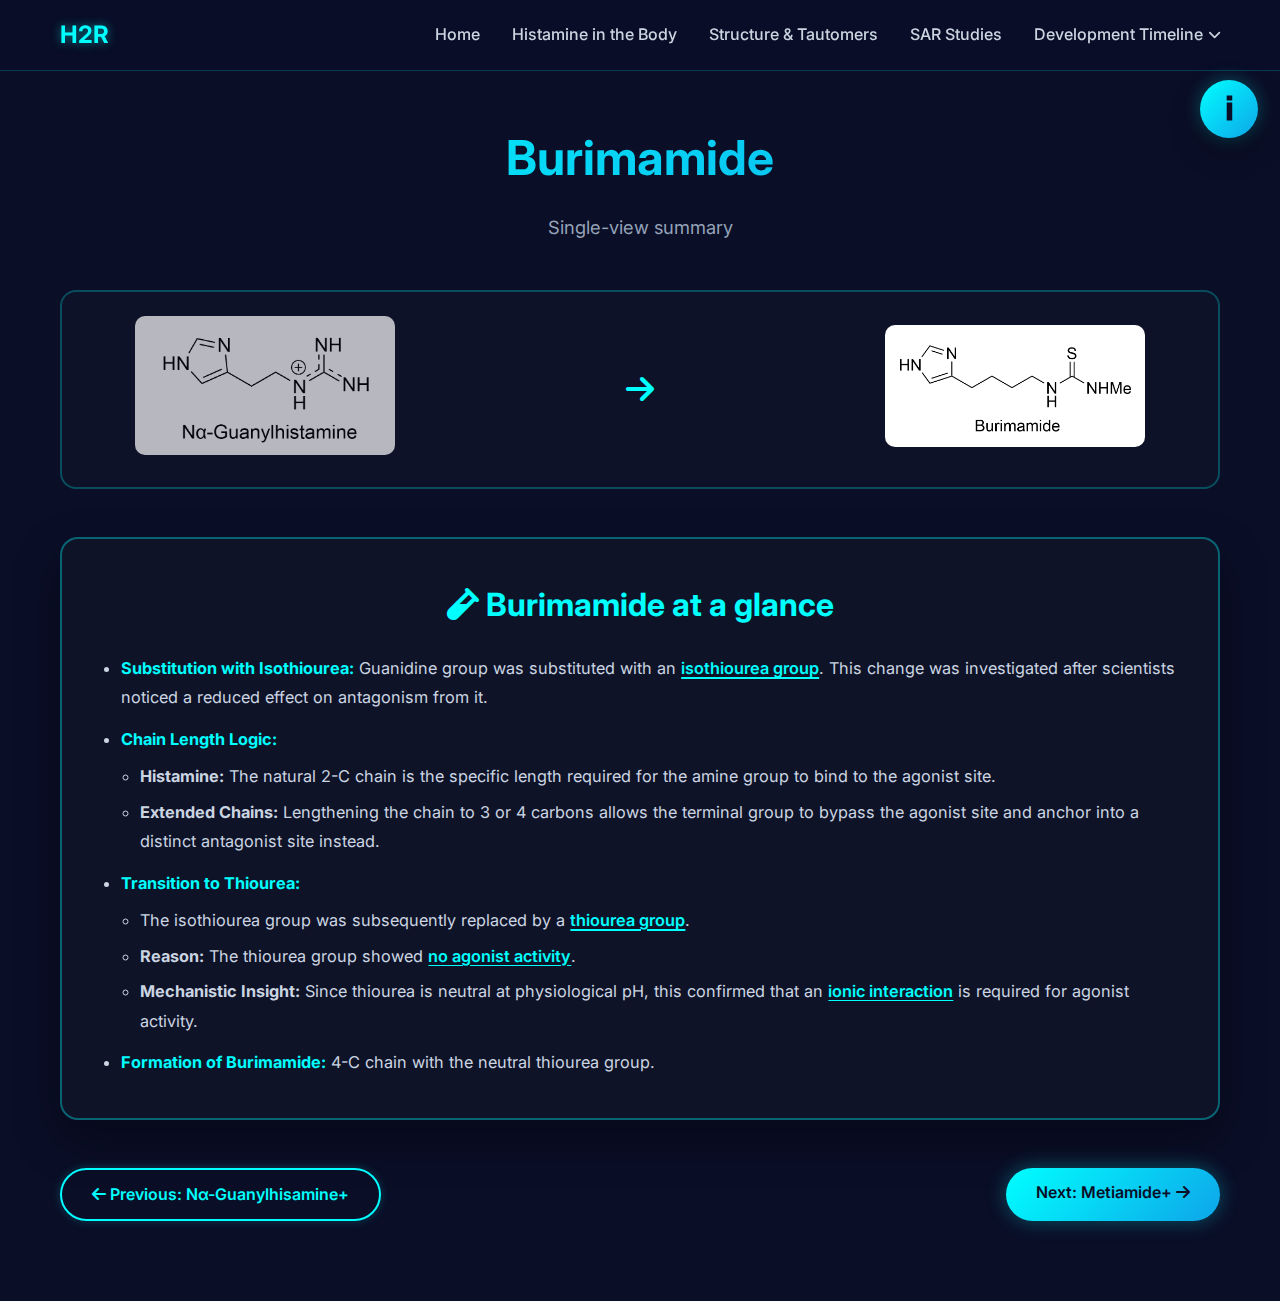
<file: burimamide.html>
<!DOCTYPE html>
<html lang="en">
<head>
    <meta charset="UTF-8">
    <meta name="viewport" content="width=device-width, initial-scale=1.0">
    <title>Burimamide - H2R Pharmacology</title>
    <link rel="stylesheet" href="styles.css">
    <link href="https://fonts.googleapis.com/css2?family=Inter:wght@300;400;500;600;700&display=swap" rel="stylesheet">
    <link rel="stylesheet" href="https://cdnjs.cloudflare.com/ajax/libs/font-awesome/6.0.0/css/all.min.css">
</head>
<body>
    <!-- Navigation -->
    <nav class="navbar">
        <div class="nav-container">
            <div class="nav-logo">
                <a href="index.html" style="text-decoration: none; color: inherit;"><h2>H2R</h2></a>
            </div>
            <ul class="nav-menu">
                <li class="nav-item"><a href="index.html" class="nav-link">Home</a></li>
                <li class="nav-item"><a href="histamine-body.html" class="nav-link">Histamine in the Body</a></li>
                <li class="nav-item"><a href="structure-tautomers.html" class="nav-link">Structure & Tautomers</a></li>
                <li class="nav-item"><a href="sar-studies.html" class="nav-link">SAR Studies</a></li>
                <li class="nav-item dropdown">
                    <a href="drug-development.html" class="nav-link dropdown-toggle">Development Timeline <i class="fas fa-chevron-down" style="font-size: 0.8rem;"></i></a>
                    <div class="dropdown-menu">
                        <a href="drug-development.html">Overview</a>
                        <a href="h2-receptors.html">Nα-Guanylhisamine+</a>
                        <a href="burimamide.html">Burimamide+</a>
                        <a href="metiamide.html">Metiamide+</a>
                        <a href="cimetidine-synthesis.html">Cimetidine+</a>
                    </div>
                </li>
            </ul>
            <div class="hamburger">
                <span class="bar"></span>
                <span class="bar"></span>
                <span class="bar"></span>
            </div>
        </div>
    </nav>

    <section style="min-height: 100vh; padding: 120px 0 80px; background: #0a0e27; position: relative; overflow: hidden;">
        <div class="container" style="position: relative; z-index: 10;">
            <div style="text-align: center; margin-bottom: 3rem;">
                <h1 class="section-title" style="font-size: 3rem; margin-bottom: 1rem;">Burimamide</h1>
                <p class="section-description" style="font-size: 1.15rem;">Single-view summary</p>
            </div>

            <!-- Evolution Snapshot -->
            <div style="background: rgba(15, 22, 41, 0.6); border: 2px solid rgba(0, 255, 255, 0.25); border-radius: 16px; padding: 1.5rem; margin-bottom: 3rem;">
                <div style="display: grid; grid-template-columns: repeat(auto-fit, minmax(220px, 1fr)); gap: 1rem; align-items: center; justify-items: center;">
                    <div style="width: 100%; max-width: 260px; text-align: center;">
                        <img src="Na-Guanylhistaimne.png" alt="Precursor Nα-Guanylhistamine" style="width: 100%; height: auto; border-radius: 10px; object-fit: contain; opacity: 0.7;">
                    </div>
                    <div style="font-size: 2rem; color: #00ffff; text-align: center;">
                        <i class="fas fa-arrow-right"></i>
                    </div>
                    <div style="width: 100%; max-width: 260px; text-align: center;">
                        <img src="Burimamide.png" alt="Burimamide" style="width: 100%; height: auto; border-radius: 10px; object-fit: contain;">
                    </div>
                </div>
            </div>

            <div style="background: rgba(15, 22, 41, 0.7); border: 2px solid rgba(0, 255, 255, 0.35); border-radius: 18px; padding: 2.5rem; box-shadow: 0 20px 45px rgba(0,0,0,0.35);">
                <h2 style="color: #00ffff; margin-bottom: 1.5rem; font-size: 2rem; text-align: center;"><i class="fas fa-vial"></i> Burimamide at a glance</h2>
                <div style="display: grid; grid-template-columns: repeat(auto-fit, minmax(260px, 1fr)); gap: 1.5rem; align-items: center;">
                    <div style="color: #cbd5e1; line-height: 1.8; font-size: 1.02rem; display: flex; flex-direction: column; gap: 0.9rem;">
                        <ul style="margin: 0; padding-left: 1.2rem; list-style: disc; display: flex; flex-direction: column; gap: 0.75rem;">
                            <li>
                                <strong style="color: #00ffff;">Substitution with Isothiourea:</strong> Guanidine group was substituted with an <span class="iso-tooltip">isothiourea group
                                    <span class="tooltip-image" style="width: 240px;"><img src="Isothiourea .png" alt="Isothiourea group" style="width: 100%; height: auto; border-radius: 8px;"></span>
                                </span>. This change was investigated after scientists noticed a reduced effect on antagonism from it.
                            </li>
                            <li>
                                <strong style="color: #00ffff;">Chain Length Logic:</strong>
                                <ul style="margin-top: 0.5rem; margin-left: 1.2rem; list-style: circle; display: flex; flex-direction: column; gap: 0.4rem;">
                                    <li><strong>Histamine:</strong> The natural 2-C chain is the specific length required for the amine group to bind to the agonist site.</li>
                                    <li><strong>Extended Chains:</strong> Lengthening the chain to 3 or 4 carbons allows the terminal group to bypass the agonist site and anchor into a distinct antagonist site instead.</li>
                                </ul>
                            </li>
                            <li>
                                <strong style="color: #00ffff;">Transition to Thiourea:</strong>
                                <ul style="margin-top: 0.5rem; margin-left: 1.2rem; list-style: circle; display: flex; flex-direction: column; gap: 0.4rem;">
                                    <li>The isothiourea group was subsequently replaced by a <span class="thio-tooltip">thiourea group
                                            <span class="tooltip-image" style="width: 240px;"><img src="Thiourea.png" alt="Thiourea group" style="width: 100%; height: auto; border-radius: 8px;"></span>
                                        </span>.</li>
                                    <li><strong>Reason:</strong> The thiourea group showed <span class="thio-tooltip" style="text-decoration: underline; text-decoration-style: solid; text-decoration-color: #00ffff;">no agonist activity
                                            <span class="tooltip-text tooltip-text-compact">Pure antagonist</span>
                                        </span>.</li>
                                    <li><strong>Mechanistic Insight:</strong> Since thiourea is neutral at physiological pH, this confirmed that an <span class="thio-tooltip" style="text-decoration: underline; text-decoration-style: solid; text-decoration-color: #00ffff;">ionic interaction
                                            <span class="tooltip-text tooltip-text-compact">Charged group</span>
                                        </span> is required for agonist activity.</li>
                                </ul>
                            </li>
                            <li>
                                <strong style="color: #00ffff;">Formation of Burimamide:</strong> 4-C chain with the neutral thiourea group.
                            </li>
                        </ul>
                    </div>
                </div>
            </div>

            <div style="display: flex; justify-content: space-between; margin-top: 3rem;">
                <a href="h2-receptors.html" class="btn btn-secondary"><i class="fas fa-arrow-left"></i> Previous: Nα-Guanylhisamine+</a>
                <a href="metiamide.html" class="btn btn-primary">Next: Metiamide+ <i class="fas fa-arrow-right"></i></a>
            </div>
        </div>
    </section>

    <script src="script.js"></script>
</body>
</html>
</file>
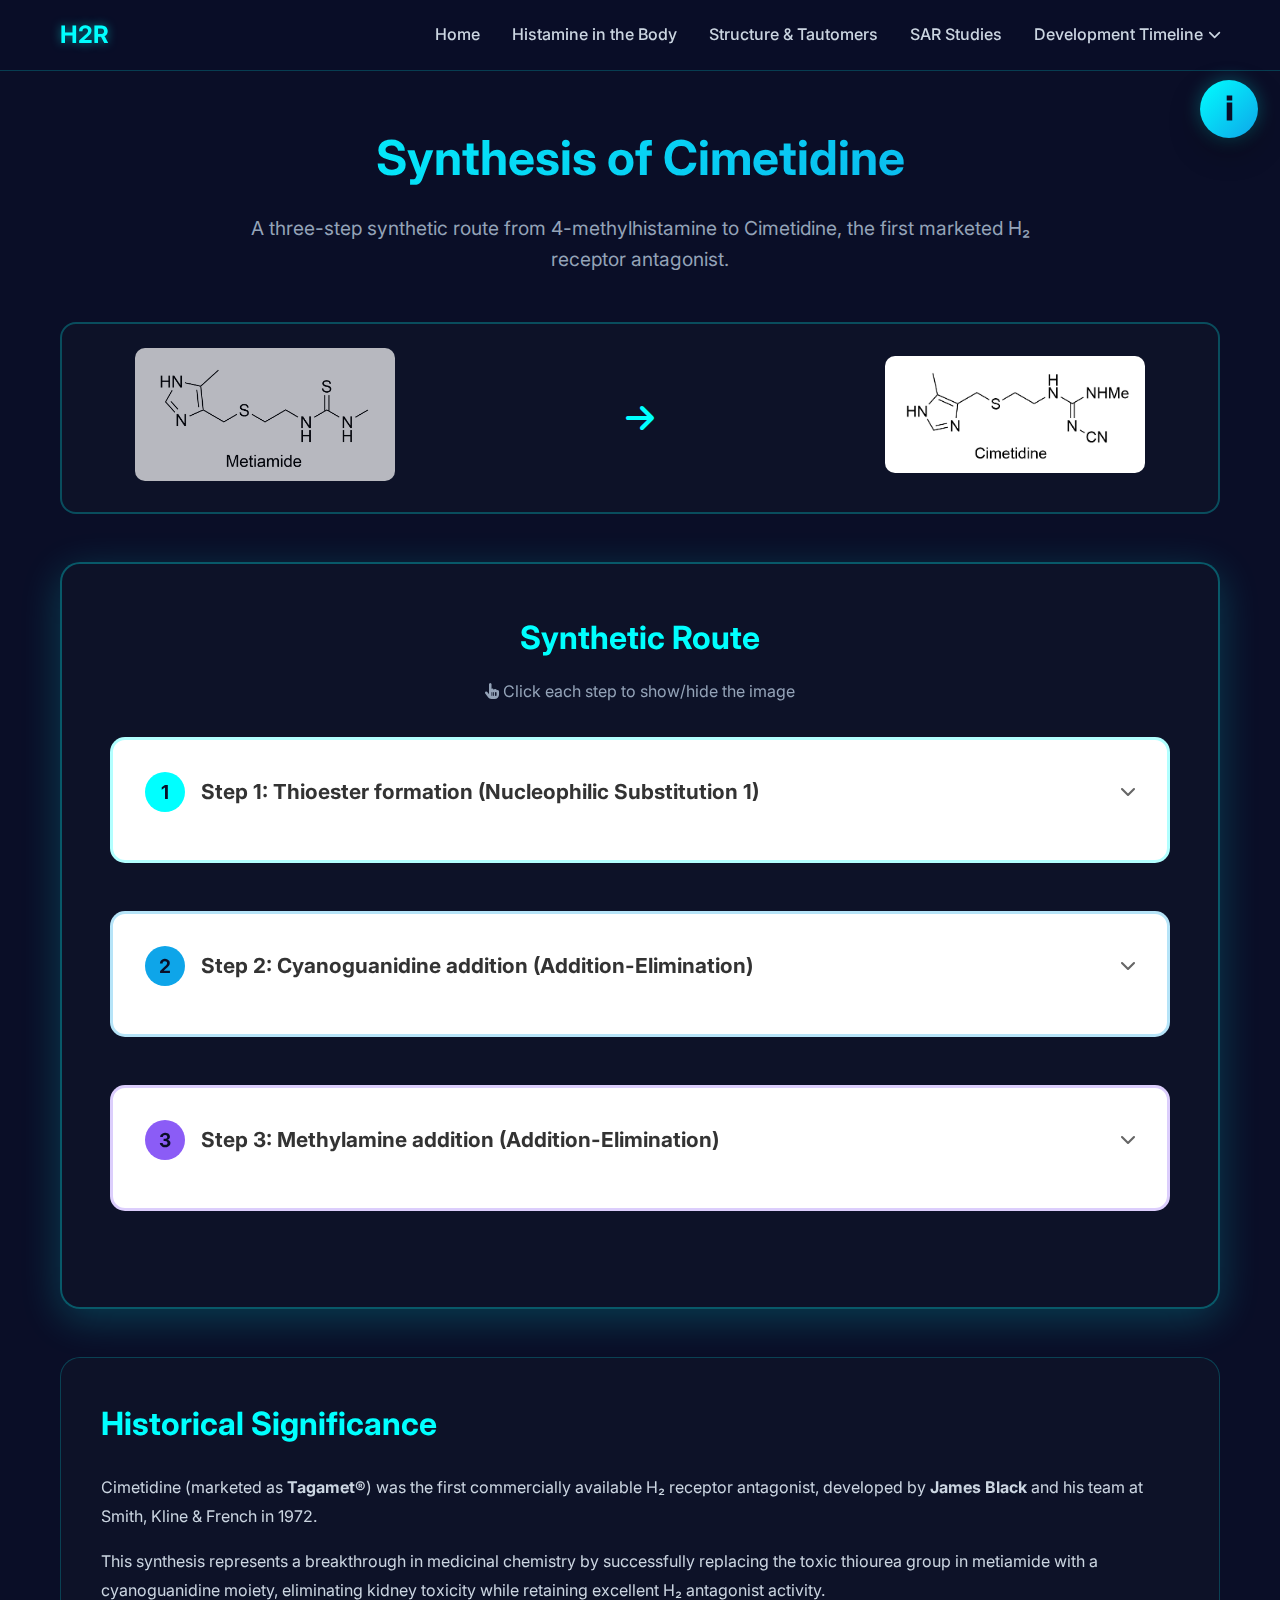
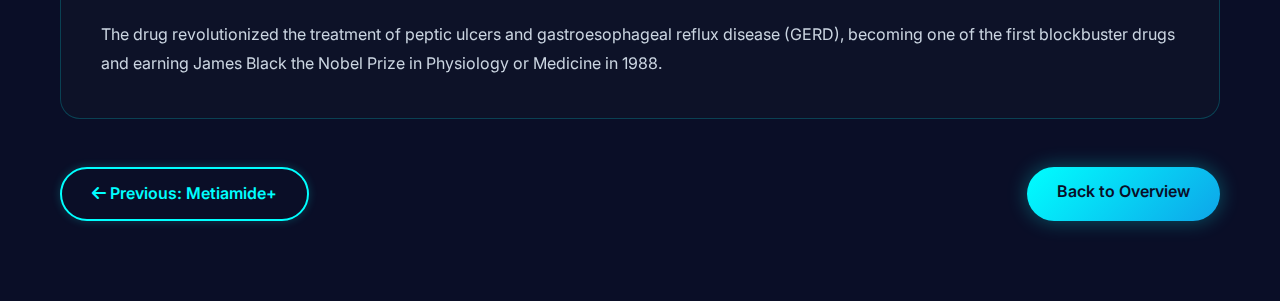
<file: cimetidine-synthesis.html>
<!DOCTYPE html>
<html lang="en">
<head>
    <meta charset="UTF-8">
    <meta name="viewport" content="width=device-width, initial-scale=1.0, maximum-scale=1.0, user-scalable=no">
    <title>Cimetidine Synthesis - H2R Pharmacology</title>
    <link rel="stylesheet" href="styles.css">
    <link href="https://fonts.googleapis.com/css2?family=Inter:wght@300;400;500;600;700&display=swap" rel="stylesheet">
    <link rel="stylesheet" href="https://cdnjs.cloudflare.com/ajax/libs/font-awesome/6.0.0/css/all.min.css">
</head>
<body>
    <!-- Navigation -->
    <nav class="navbar">
        <div class="nav-container">
            <div class="nav-logo">
                <a href="index.html" style="text-decoration: none; color: inherit;"><h2>H2R</h2></a>
            </div>
            <ul class="nav-menu">
                <li class="nav-item"><a href="index.html" class="nav-link">Home</a></li>
                <li class="nav-item"><a href="histamine-body.html" class="nav-link">Histamine in the Body</a></li>
                <li class="nav-item"><a href="structure-tautomers.html" class="nav-link">Structure & Tautomers</a></li>
                <li class="nav-item"><a href="sar-studies.html" class="nav-link">SAR Studies</a></li>
                <li class="nav-item dropdown">
                    <a href="drug-development.html" class="nav-link dropdown-toggle">Development Timeline <i class="fas fa-chevron-down" style="font-size: 0.8rem;"></i></a>
                    <div class="dropdown-menu">
                        <a href="drug-development.html">Overview</a>
                        <a href="h2-receptors.html">Nα-Guanylhisamine+</a>
                        <a href="burimamide.html">Burimamide+</a>
                        <a href="metiamide.html">Metiamide+</a>
                        <a href="cimetidine-synthesis.html" class="nav-link active">Cimetidine+</a>
                    </div>
                </li>
            </ul>
            <div class="hamburger">
                <span class="bar"></span>
                <span class="bar"></span>
                <span class="bar"></span>
            </div>
        </div>
    </nav>

    <!-- Main Content Section -->
    <section class="synthesis-page" style="min-height: 100vh; padding: 120px 0 80px; background: #0a0e27; position: relative; overflow-x: hidden; overflow-y: auto;">
        
        <div class="container" style="position: relative; z-index: 10; max-width: 1200px;">
            <div style="text-align: center; margin-bottom: 3rem;">
                <h1 class="section-title" style="font-size: 3rem; margin-bottom: 1rem;">Synthesis of Cimetidine</h1>
                <p class="section-description" style="font-size: 1.2rem; max-width: 800px; margin: 0 auto;">
                    A three-step synthetic route from 4-methylhistamine to Cimetidine, the first marketed H₂ receptor antagonist.
                </p>
            </div>

            <!-- Evolution Snapshot -->
            <div style="background: rgba(15, 22, 41, 0.6); border: 2px solid rgba(0, 255, 255, 0.25); border-radius: 16px; padding: 1.5rem; margin-bottom: 3rem;">
                <div style="display: grid; grid-template-columns: repeat(auto-fit, minmax(220px, 1fr)); gap: 1rem; align-items: center; justify-items: center;">
                    <div style="width: 100%; max-width: 260px; text-align: center;">
                        <img src="Metiamide.png" alt="Precursor Metiamide" style="width: 100%; height: auto; border-radius: 10px; object-fit: contain; opacity: 0.7;">
                    </div>
                    <div style="font-size: 2rem; color: #00ffff; text-align: center;">
                        <i class="fas fa-arrow-right"></i>
                    </div>
                    <div style="width: 100%; max-width: 260px; text-align: center;">
                        <img src="Cimetidine.png" alt="Cimetidine" style="width: 100%; height: auto; border-radius: 10px; object-fit: contain;">
                    </div>
                </div>
            </div>

            <!-- Synthesis Scheme - 3 Clickable Steps -->
            <div style="background: rgba(15, 22, 41, 0.6); backdrop-filter: blur(10px); border: 2px solid rgba(0, 255, 255, 0.3); border-radius: 20px; padding: 3rem; margin-bottom: 3rem; box-shadow: 0 10px 40px rgba(0, 255, 255, 0.2);">
                <h2 style="color: #00ffff; margin-bottom: 1rem; text-align: center; font-size: 2rem;">Synthetic Route</h2>
                <p style="color: #94a3b8; text-align: center; margin-bottom: 2rem;">
                    <i class="fas fa-hand-pointer"></i> Click each step to show/hide the image
                </p>
                
                <!-- Step 1 -->
                 <div class="synthesis-step-container collapsible-step" data-target="step1-img" data-icon="icon-step1" style="margin-bottom: 3rem; cursor: pointer;">
                     <div style="background: white; padding: 2rem; border-radius: 15px; border: 3px solid rgba(0, 255, 255, 0.3);">
                         <div style="display: flex; align-items: center; gap: 1rem; margin-bottom: 1rem;">
                             <div style="background: #00ffff; color: #0a0e27; width: 40px; height: 40px; border-radius: 50%; display: flex; align-items: center; justify-content: center; font-weight: bold; font-size: 1.2rem;">1</div>
                             <h3 style="color: #333; margin: 0; font-size: 1.3rem;">Step 1: Thioester formation (Nucleophilic Substitution 1)</h3>
                             <div style="margin-left: auto; color: #666;"><i class="fas fa-chevron-down" id="icon-step1"></i></div>
                         </div>
                         <img id="step1-img" class="step-img" src="synthesis-step1.png" alt="Synthesis Step 1" style="width: 100%; max-width: 100%; height: auto; display: none; object-fit: contain;">
                     </div>
                 </div>

                <!-- Step 2 -->
                 <div class="synthesis-step-container collapsible-step" data-target="step2-img" data-icon="icon-step2" style="margin-bottom: 3rem; cursor: pointer;">
                     <div style="background: white; padding: 2rem; border-radius: 15px; border: 3px solid rgba(14, 165, 233, 0.3);">
                         <div style="display: flex; align-items: center; gap: 1rem; margin-bottom: 1rem;">
                             <div style="background: #0ea5e9; color: #0a0e27; width: 40px; height: 40px; border-radius: 50%; display: flex; align-items: center; justify-content: center; font-weight: bold; font-size: 1.2rem;">2</div>
                             <h3 style="color: #333; margin: 0; font-size: 1.3rem;">Step 2: Cyanoguanidine addition (Addition-Elimination)</h3>
                             <div style="margin-left: auto; color: #666;"><i class="fas fa-chevron-down" id="icon-step2"></i></div>
                         </div>
                         <img id="step2-img" class="step-img" src="synthesis-step2.png" alt="Synthesis Step 2" style="width: 100%; max-width: 100%; height: auto; display: none; object-fit: contain;">
                     </div>
                 </div>

                <!-- Step 3 -->
                 <div class="synthesis-step-container collapsible-step" data-target="step3-img" data-icon="icon-step3" style="margin-bottom: 3rem; cursor: pointer;">
                     <div style="background: white; padding: 2rem; border-radius: 15px; border: 3px solid rgba(139, 92, 246, 0.3);">
                         <div style="display: flex; align-items: center; gap: 1rem; margin-bottom: 1rem;">
                             <div style="background: #8b5cf6; color: #0a0e27; width: 40px; height: 40px; border-radius: 50%; display: flex; align-items: center; justify-content: center; font-weight: bold; font-size: 1.2rem;">3</div>
                             <h3 style="color: #333; margin: 0; font-size: 1.3rem;">Step 3: Methylamine addition (Addition-Elimination)</h3>
                             <div style="margin-left: auto; color: #666;"><i class="fas fa-chevron-down" id="icon-step3"></i></div>
                         </div>
                         <img id="step3-img" class="step-img" src="synthesis-step3.png" alt="Synthesis Step 3" style="width: 100%; max-width: 100%; height: auto; display: none; object-fit: contain;">
                     </div>
                 </div>


                <!-- Key Features removed -->
            </div>

            <!-- Historical Context -->
            <div style="background: rgba(15, 22, 41, 0.6); backdrop-filter: blur(10px); border: 1px solid rgba(0, 255, 255, 0.2); border-radius: 20px; padding: 2.5rem; margin-bottom: 3rem;">
                <h2 style="color: #00ffff; margin-bottom: 1.5rem; font-size: 2rem;">Historical Significance</h2>
                <p style="color: #cbd5e1; line-height: 1.8; margin-bottom: 1rem;">
                    Cimetidine (marketed as <strong>Tagamet®</strong>) was the first commercially available H₂ receptor antagonist, 
                    developed by <strong>James Black</strong> and his team at Smith, Kline & French in 1972.
                </p>
                <p style="color: #cbd5e1; line-height: 1.8; margin-bottom: 1rem;">
                    This synthesis represents a breakthrough in medicinal chemistry by successfully replacing the toxic 
                    thiourea group in metiamide with a cyanoguanidine moiety, eliminating kidney toxicity while retaining 
                    excellent H₂ antagonist activity.
                </p>
                <p style="color: #cbd5e1; line-height: 1.8;">
                    The drug revolutionized the treatment of peptic ulcers and gastroesophageal reflux disease (GERD), 
                    becoming one of the first blockbuster drugs and earning James Black the Nobel Prize in Physiology or Medicine in 1988.
                </p>
            </div>

            <div style="display: flex; justify-content: space-between; margin-top: 3rem;">
                <a href="metiamide.html" class="btn btn-secondary"><i class="fas fa-arrow-left"></i> Previous: Metiamide+</a>
                <a href="drug-development.html" class="btn btn-primary">Back to Overview</a>
            </div>
        </div>
    </section>

    <script src="script.js"></script>
    <script>
        document.querySelectorAll('.collapsible-step').forEach(step => {
            step.addEventListener('click', () => {
                const img = step.querySelector('.step-img');
                const icon = step.querySelector('.fas.fa-chevron-down, .fas.fa-chevron-up');
                const isHidden = img.style.display === 'none' || img.style.display === '';
                img.style.display = isHidden ? 'block' : 'none';
                if (icon) icon.className = isHidden ? 'fas fa-chevron-up' : 'fas fa-chevron-down';
            });
        });
    </script>

</body>
</html>
</file>
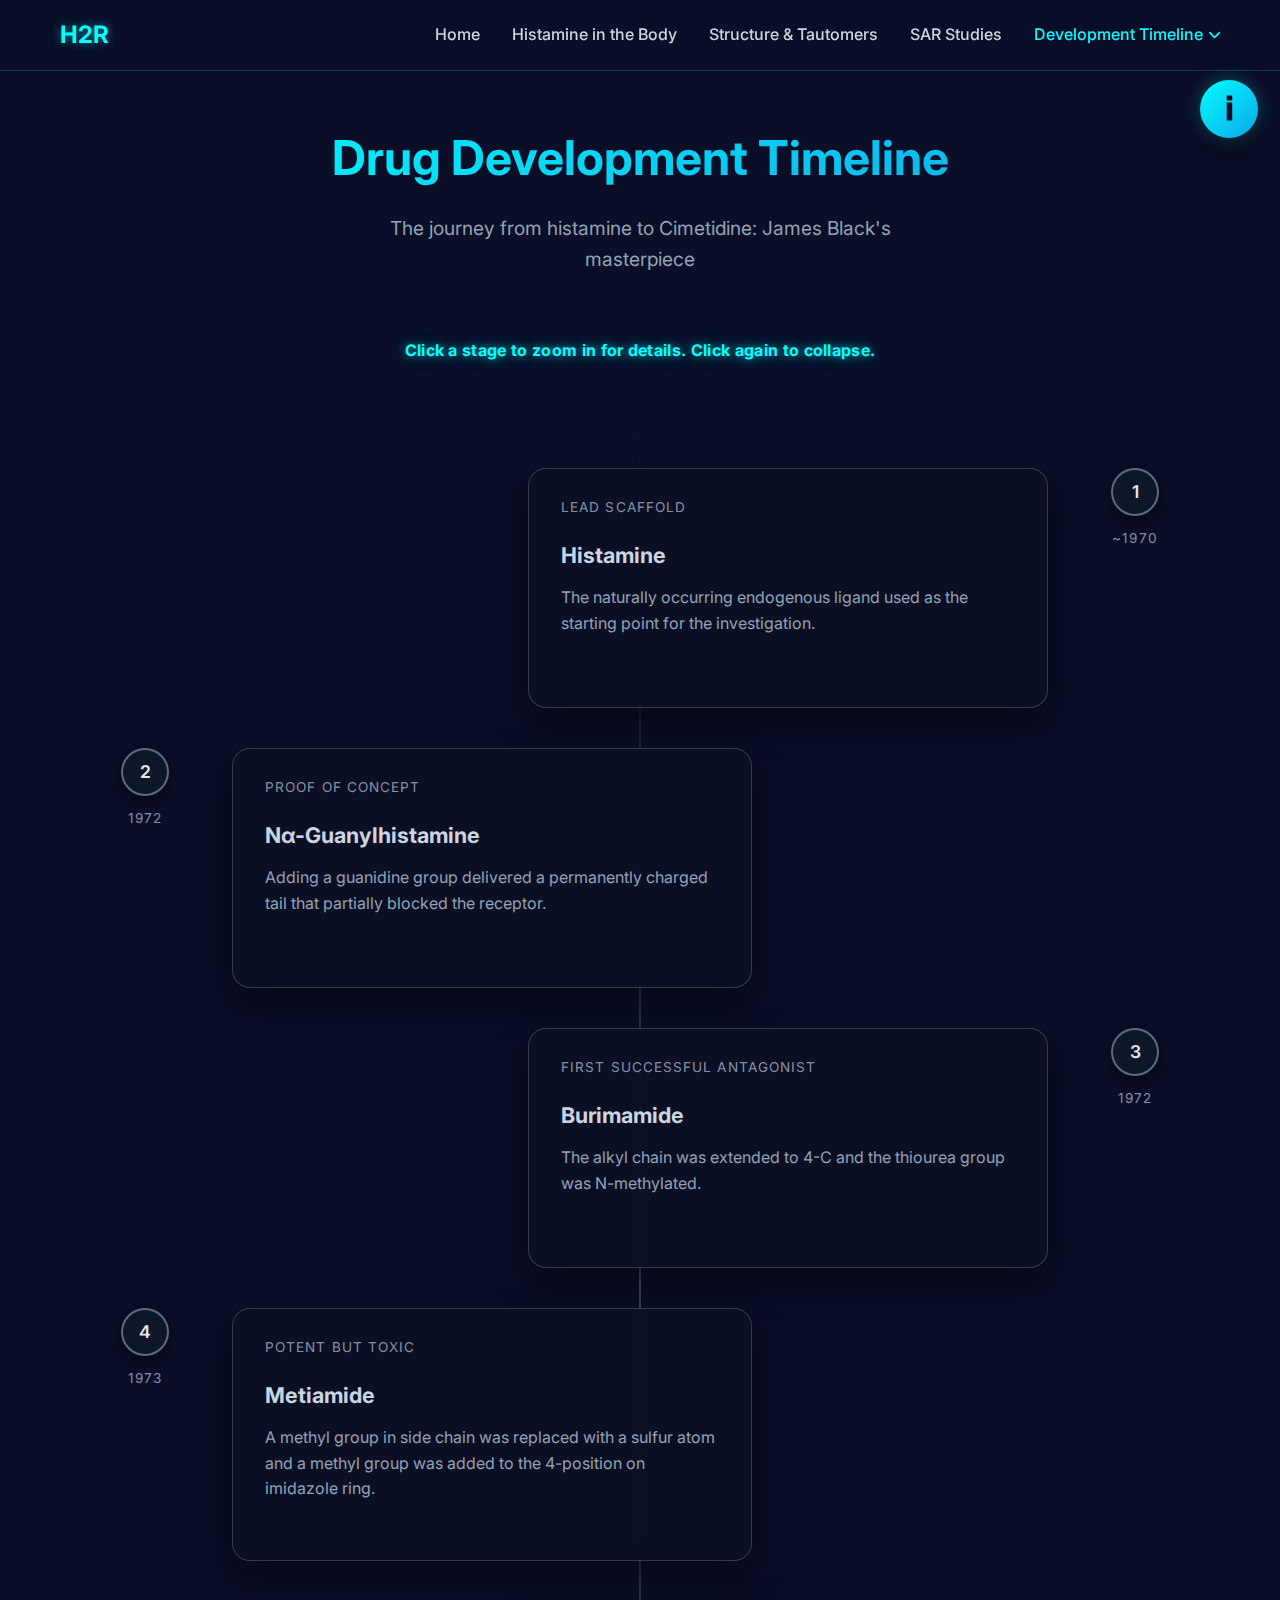
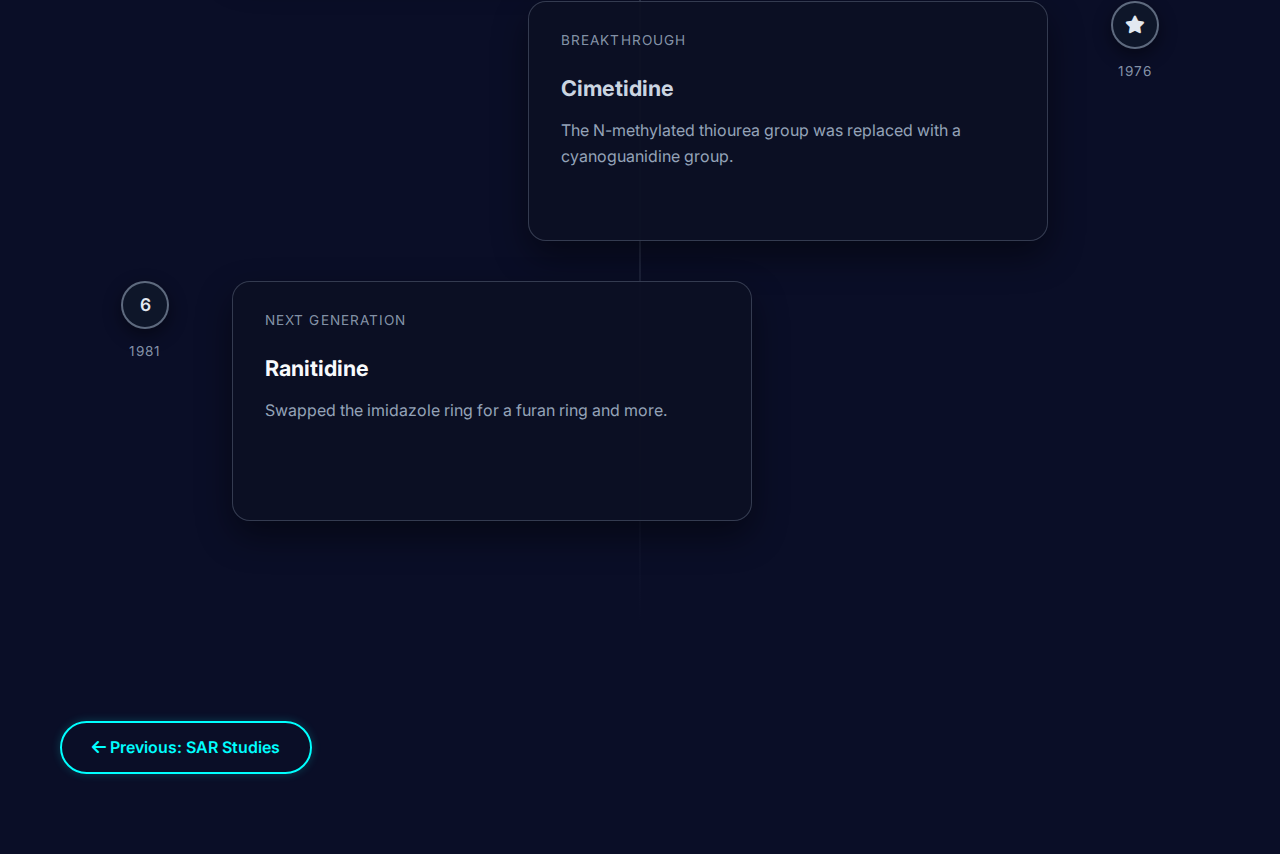
<file: drug-development.html>
<!DOCTYPE html>
<html lang="en">
<head>
    <meta charset="UTF-8">
    <meta name="viewport" content="width=device-width, initial-scale=1.0">
    <title>Drug Development Timeline - H2R Pharmacology</title>
    <link rel="stylesheet" href="styles.css">
    <link href="https://fonts.googleapis.com/css2?family=Inter:wght@300;400;500;600;700&display=swap" rel="stylesheet">
    <link rel="stylesheet" href="https://cdnjs.cloudflare.com/ajax/libs/font-awesome/6.0.0/css/all.min.css">
</head>
<body>
    <!-- Navigation -->
    <nav class="navbar">
        <div class="nav-container">
            <div class="nav-logo">
                <a href="index.html" style="text-decoration: none; color: inherit;"><h2>H2R</h2></a>
            </div>
            <ul class="nav-menu">
                <li class="nav-item"><a href="index.html" class="nav-link">Home</a></li>
                <li class="nav-item"><a href="histamine-body.html" class="nav-link">Histamine in the Body</a></li>
                <li class="nav-item"><a href="structure-tautomers.html" class="nav-link">Structure & Tautomers</a></li>
                <li class="nav-item"><a href="sar-studies.html" class="nav-link">SAR Studies</a></li>
                <li class="nav-item dropdown">
                    <a href="drug-development.html" class="nav-link dropdown-toggle active">Development Timeline <i class="fas fa-chevron-down" style="font-size: 0.8rem;"></i></a>
                    <div class="dropdown-menu">
                        <a href="drug-development.html">Overview</a>
                        <a href="h2-receptors.html">Nα-Guanylhisamine+</a>
                        <a href="burimamide.html">Burimamide+</a>
                        <a href="metiamide.html">Metiamide+</a>
                        <a href="cimetidine-synthesis.html">Cimetidine+</a>
                    </div>
                </li>
            </ul>
            <div class="hamburger">
                <span class="bar"></span>
                <span class="bar"></span>
                <span class="bar"></span>
            </div>
        </div>
    </nav>

    <!-- Main Content -->
    <section style="min-height: 100vh; padding: 120px 0 80px; background: #0a0e27; position: relative; overflow: hidden;">


        <div class="container" style="position: relative; z-index: 10;">
            <div style="text-align: center; margin-bottom: 4rem;">
                <h1 class="section-title" style="font-size: 3rem; margin-bottom: 1rem;">Drug Development Timeline</h1>
                <p class="section-description" style="font-size: 1.2rem;">
                    The journey from histamine to Cimetidine: James Black's masterpiece
                </p>
            </div>

            <p class="timeline-hint" style="margin-bottom: 2rem;">Click a stage to zoom in for details. Click again to collapse.</p>

            <!-- Interactive Timeline -->
            <div class="timeline-container">
                <div class="timeline-line"></div>

                <div class="timeline-item">
                    <div class="timeline-marker">
                        <span class="timeline-step">1</span>
                        <span class="timeline-year">~1970</span>
                    </div>
                    <div class="timeline-card">
                        <div class="timeline-content">
                            <span class="timeline-tag">Lead scaffold</span>
                            <h3><a class="timeline-link" href="histamine-body.html">Histamine</a><span class="timeline-link-hint">⇦ Click to know more</span></h3>
                            <p>The naturally occurring endogenous ligand used as the starting point for the investigation.</p>
                            <div class="timeline-detail">
                                <ul class="timeline-list">
                                    <li>Researchers hypothesized the existence of H₂R because traditional H₁ antagonists failed to inhibit gastric acid secretion <a class="ref-link" href="info.html#ref11">[11]</a>.</li>
                                </ul>
                            </div>
                        </div>
                        <div class="timeline-media">
                            <img src="Histamine-2.png" alt="Histamine molecular structure">
                        </div>
                    </div>
                </div>

                <div class="timeline-item">
                    <div class="timeline-marker">
                        <span class="timeline-step">2</span>
                        <span class="timeline-year">1972</span>
                    </div>
                    <div class="timeline-card">
                        <div class="timeline-content">
                            <span class="timeline-tag">Proof of concept</span>
                            <h3><a class="timeline-link" href="h2-receptors.html">Nα-Guanylhistamine</a><span class="timeline-link-hint">⇦ Click to know more</span></h3>
                            <p>Adding a guanidine group delivered a permanently charged tail that partially blocked the receptor.</p>
                            <div class="timeline-detail">
                                <ul class="timeline-list">
                                    <li>Acted as a partial agonist (pA2=3.9) <a class="ref-link" href="info.html#ref12">[12]</a>, weakly stimulated acid secretion but not as strong as the effect of histamine does.</li>
                                    <li>Too weak for therapy but validated the H₂ antagonist hypothesis.</li>
                                </ul>
                            </div>
                        </div>
                        <div class="timeline-media">
                            <img src="Na-Guanylhistaimne.png" alt="Nα-Guanylhistamine illustration">
                        </div>
                    </div>
                </div>

                <div class="timeline-item">
                    <div class="timeline-marker">
                        <span class="timeline-step">3</span>
                        <span class="timeline-year">1972</span>
                    </div>
                    <div class="timeline-card">
                        <div class="timeline-content">
                            <span class="timeline-tag">First successful antagonist</span>
                            <h3><a class="timeline-link" href="burimamide.html">Burimamide</a><span class="timeline-link-hint">⇦ Click to know more</span></h3>
                            <p>The alkyl chain was extended to 4-C and the thiourea group was N-methylated.</p>
                            <div class="timeline-detail">
                                <ul class="timeline-list">
                                    <li>100× more active antagonist than Nα-Guanylhistamine <a class="ref-link" href="info.html#ref13">[13]</a>.</li>
                                    <li>Although it was a successful antagonist, it had poor oral bioavailability.</li>
                                </ul>
                            </div>
                        </div>
                        <div class="timeline-media">
                            <img src="Burimamide.png" alt="Burimamide structural sketch">
                        </div>
                    </div>
                </div>

                <div class="timeline-item">
                    <div class="timeline-marker">
                        <span class="timeline-step">4</span>
                        <span class="timeline-year">1973</span>
                    </div>
                    <div class="timeline-card">
                        <div class="timeline-content">
                            <span class="timeline-tag">Potent but toxic</span>
                            <h3><a class="timeline-link" href="metiamide.html">Metiamide</a><span class="timeline-link-hint">⇦ Click to know more</span></h3>
                            <p>A methyl group in side chain was replaced with a sulfur atom and a methyl group was added to the 4-position on imidazole ring.</p>
                            <div class="timeline-detail">
                                <ul class="timeline-list">
                                    <li>Developed to solve the oral bioavailability problems.</li>
                                    <li>10× more potency than Burimamide.</li>
                                    <li>Clinical use revealed kidney toxicity and a rare but severe disease called <span class="antagonist-tooltip" style="text-decoration: underline; text-decoration-style: solid; text-decoration-color: #00ffff;">agranulocytosis
                                            <span class="tooltip-text tooltip-text-compact">Decreased white blood cell count</span>
                                        </span> <a class="ref-link" href="info.html#ref14">[14]</a>.</li>
                                </ul>
                            </div>
                        </div>
                        <div class="timeline-media">
                            <img src="Metiamide.png" alt="Metiamide molecular rendering">
                        </div>
                    </div>
                </div>

                <div class="timeline-item cimetidine">
                    <div class="timeline-marker">
                        <span class="timeline-step"><i class="fas fa-star"></i></span>
                        <span class="timeline-year">1976</span>
                    </div>
                    <div class="timeline-card">
                        <div class="timeline-content">
                            <span class="timeline-tag">Breakthrough</span>
                            <h3><a class="timeline-link" href="cimetidine-synthesis.html">Cimetidine</a><span class="timeline-link-hint">⇦ Click to know more</span></h3>
                            <p>The N-methylated thiourea group was replaced with a cyanoguanidine group.</p>
                            <div class="timeline-detail">
                                <ul class="timeline-list">
                                    <li>Successfully replacing the toxic features of Metiamide while maintaining high potency.</li>
                                    <li>Was found to inhibit cytochrome P450 enzymes, leading to potential interactions with other medications <a class="ref-link" href="info.html#ref15">[15]</a>.</li>
                                </ul>
                            </div>
                        </div>
                        <div class="timeline-media">
                            <img src="Cimetidine.png" alt="Cimetidine molecular structure">
                        </div>
                    </div>
                </div>

                <div class="timeline-item">
                    <div class="timeline-marker">
                        <span class="timeline-step">6</span>
                        <span class="timeline-year">1981</span>
                    </div>
                    <div class="timeline-card">
                        <div class="timeline-content">
                            <span class="timeline-tag">Next generation</span>
                            <h3>Ranitidine</h3>
                            <p>Swapped the imidazole ring for a furan ring and more.</p>
                            <div class="timeline-detail">
                                <ul class="timeline-list">
                                    <li>Discovered in 1976 by John Bradshaw (Glaxo).</li>
                                    <li>4–10× more potency than Cimetidine <a class="ref-link" href="info.html#ref16">[16]</a>.</li>
                                </ul>
                            </div>
                        </div>
                        <div class="timeline-media">
                            <img src="Ranitidine.png" alt="Ranitidine structural comparison">
                        </div>
                    </div>
                </div>
            </div>
            <!-- Navigation -->
            <div style="display: flex; justify-content: flex-start; margin-top: 6rem;">
                <a href="sar-studies.html" class="btn btn-secondary">
                    <i class="fas fa-arrow-left"></i> Previous: SAR Studies
                </a>
            </div>
        </div>
    </section>

    <script src="script.js"></script>
</body>
</html>
</file>
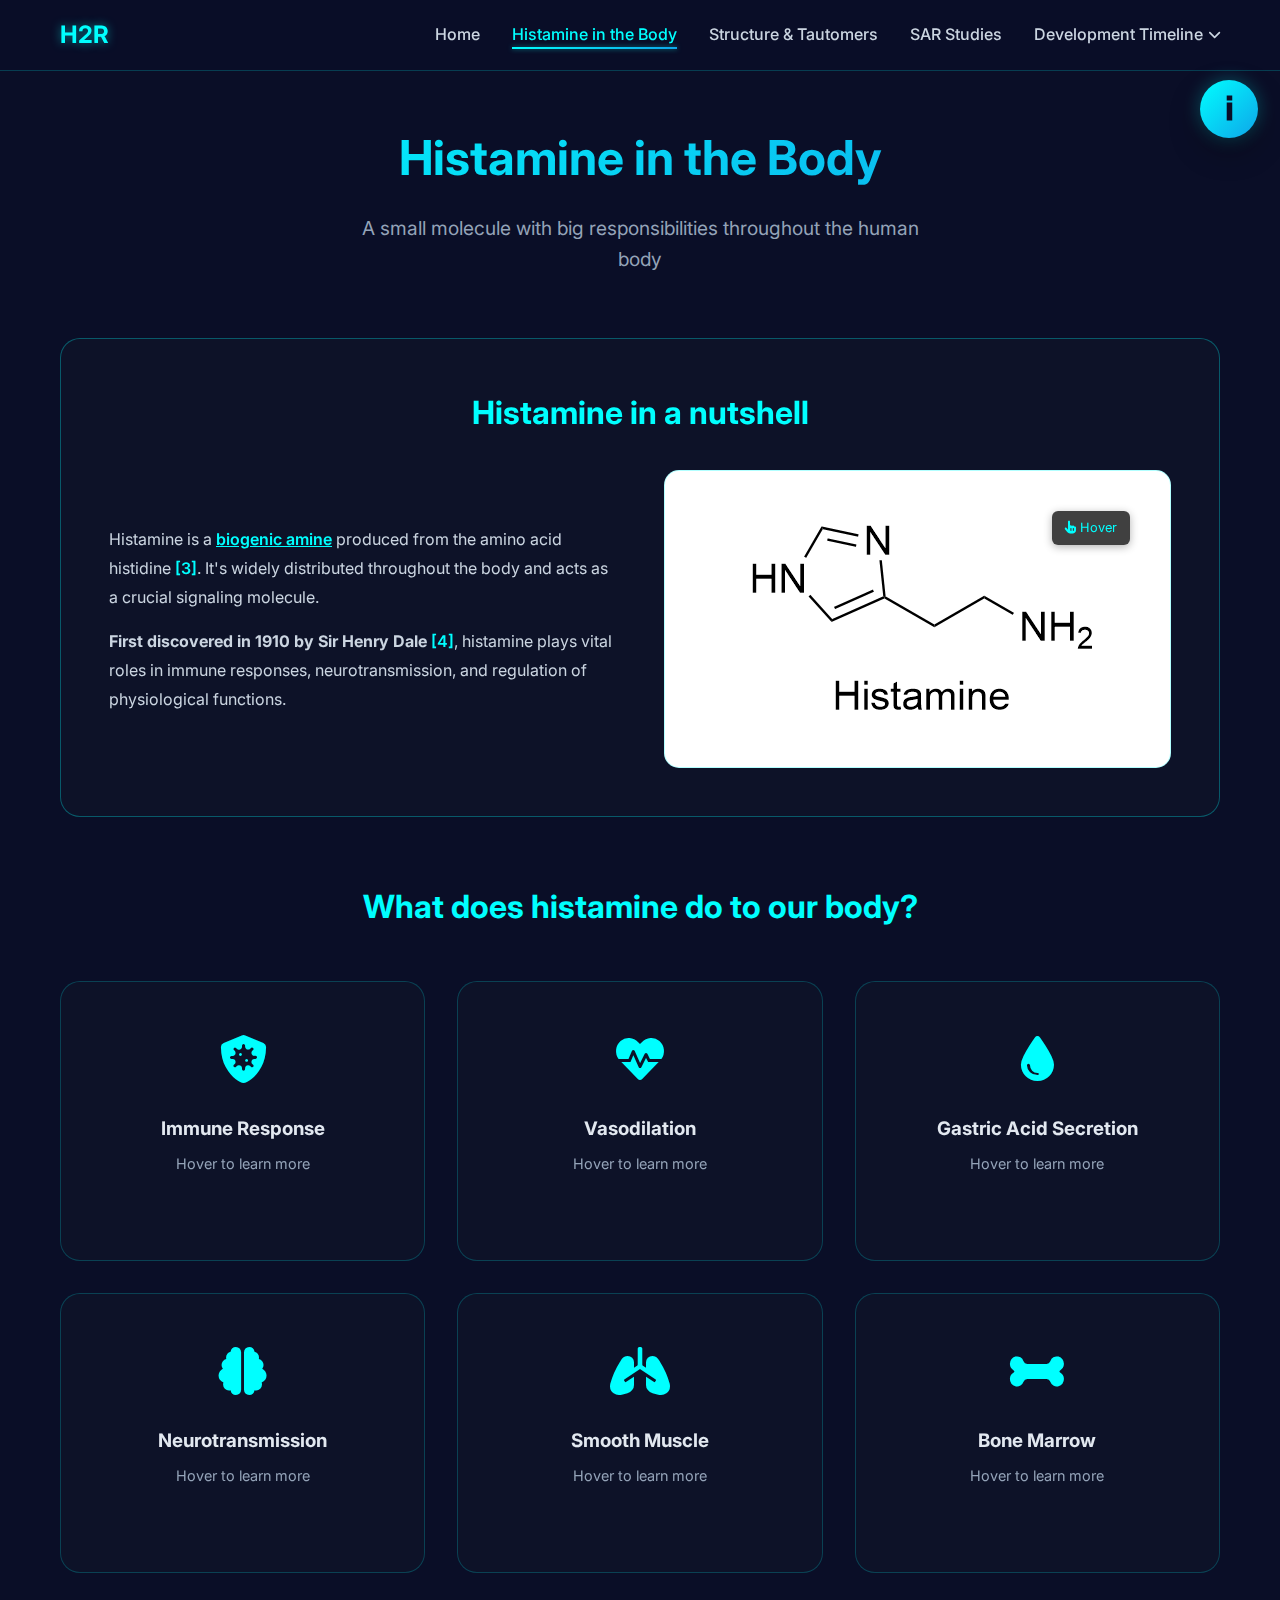
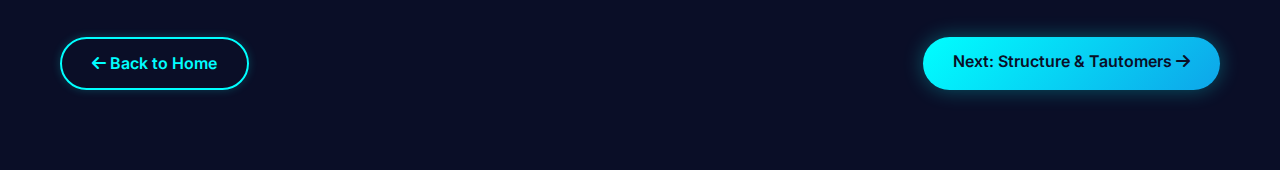
<file: histamine-body.html>
<!DOCTYPE html>
<html lang="en">
<head>
    <meta charset="UTF-8">
    <meta name="viewport" content="width=device-width, initial-scale=1.0">
    <title>Histamine in the Body - H2R Pharmacology</title>
    <link rel="stylesheet" href="styles.css">
    <link href="https://fonts.googleapis.com/css2?family=Inter:wght@300;400;500;600;700&display=swap" rel="stylesheet">
    <link rel="stylesheet" href="https://cdnjs.cloudflare.com/ajax/libs/font-awesome/6.0.0/css/all.min.css">
</head>
<body>
    <!-- Navigation -->
    <nav class="navbar">
        <div class="nav-container">
            <div class="nav-logo">
                <a href="index.html" style="text-decoration: none; color: inherit;"><h2>H2R</h2></a>
            </div>
            <ul class="nav-menu">
                <li class="nav-item"><a href="index.html" class="nav-link">Home</a></li>
                <li class="nav-item"><a href="histamine-body.html" class="nav-link active">Histamine in the Body</a></li>
                <li class="nav-item"><a href="structure-tautomers.html" class="nav-link">Structure & Tautomers</a></li>
                <li class="nav-item"><a href="sar-studies.html" class="nav-link">SAR Studies</a></li>
                <li class="nav-item dropdown">
                    <a href="drug-development.html" class="nav-link dropdown-toggle">Development Timeline <i class="fas fa-chevron-down" style="font-size: 0.8rem;"></i></a>
                    <div class="dropdown-menu">
                        <a href="drug-development.html">Overview</a>
                        <a href="h2-receptors.html">Nα-Guanylhisamine+</a>
                        <a href="burimamide.html">Burimamide+</a>
                        <a href="metiamide.html">Metiamide+</a>
                        <a href="cimetidine-synthesis.html">Cimetidine+</a>
                    </div>
                </li>
            </ul>
            <div class="hamburger">
                <span class="bar"></span>
                <span class="bar"></span>
                <span class="bar"></span>
            </div>
        </div>
    </nav>

    <!-- Main Content -->
    <section style="min-height: 100vh; padding: 120px 0 80px; background: #0a0e27; position: relative; overflow: hidden;">


        <div class="container" style="position: relative; z-index: 10;">
            <div style="text-align: center; margin-bottom: 4rem;">
                <h1 class="section-title" style="font-size: 3rem; margin-bottom: 1rem;">Histamine in the Body</h1>
                <p class="section-description" style="font-size: 1.2rem;">
                    A small molecule with big responsibilities throughout the human body
                </p>
            </div>

            <!-- Histamine in Chemistry -->
            <div style="background: rgba(15, 22, 41, 0.6); backdrop-filter: blur(10px); border: 1px solid rgba(0, 255, 255, 0.3); border-radius: 20px; padding: 3rem; margin-bottom: 4rem;">
                <h2 style="color: #00ffff; margin-bottom: 2rem; font-size: 2rem; text-align: center;">Histamine in a nutshell</h2>
                <div style="display: grid; grid-template-columns: 1fr 1fr; gap: 3rem; align-items: center;">
                    <div>
                        <p style="color: #cbd5e1; line-height: 1.8; margin-bottom: 1rem;">
                            Histamine is a <span class="biogenic-tooltip" style="color: #00ffff; font-weight: 600; text-decoration: underline; cursor: help; position: relative;">biogenic amine<span class="tooltip-text">Small organic compounds that consist of nitrogen which formed in living organisms and act as important messenger substances and regulators of cell functions.</span></span> produced from the amino acid histidine <a class="ref-link" href="info.html#ref3">[3]</a>. It's widely distributed throughout the body and acts as a crucial signaling molecule.
                        </p>
                        <p style="color: #cbd5e1; line-height: 1.8;">
                            <strong>First discovered in 1910 by Sir Henry Dale</strong> <a class="ref-link" href="info.html#ref4">[4]</a>, histamine plays vital roles in immune responses, neurotransmission, and regulation of physiological functions.
                        </p>
                    </div>
                    <div class="formula-hover-box" style="padding: 2rem; border-radius: 15px; border: 1px solid rgba(0, 255, 255, 0.3); position: relative; cursor: pointer; transition: all 0.3s ease; min-height: 250px; background: white;">
                        <div class="formula-front" style="display: flex; align-items: center; justify-content: center; height: 100%; position: relative;">
                            <img src="histamine-info.png" alt="Histamine Information" style="max-width: 100%; max-height: 100%; object-fit: contain; border-radius: 10px;">
                            <div style="position: absolute; top: 8px; right: 8px; background: rgba(0, 0, 0, 0.75); color: #00ffff; padding: 0.4rem 0.8rem; border-radius: 6px; font-size: 0.8rem; box-shadow: 0 2px 8px rgba(0,0,0,0.3);">
                                <i class="fas fa-hand-pointer"></i> Hover
                            </div>
                        </div>
                        <div class="formula-back" style="position: absolute; top: 0; left: 0; right: 0; bottom: 0; opacity: 0; transition: opacity 0.3s ease; display: flex; flex-direction: column; align-items: center; justify-content: center; background: rgba(15, 22, 41, 0.95); border-radius: 15px; padding: 2rem; text-align: center;">
                            <div style="font-size: 0.9rem; color: #e2e8f0; margin-bottom: 1rem;"><strong>Chemical Formula:</strong></div>
                            <div style="font-size: 1.5rem; color: #00ffff; font-weight: 600; margin-bottom: 1rem;">C₅H₉N₃</div>
                            <div style="font-size: 0.9rem; color: #e2e8f0; margin-bottom: 0.5rem;"><strong>Molecular Weight:</strong></div>
                            <div style="font-size: 1.2rem; color: #00ffff; margin-bottom: 1rem;">111.15 g/mol</div>
                            <p style="color: #94a3b8; font-size: 0.85rem; margin-top: 1rem;">
                                <i class="fas fa-flask"></i> Chemical properties of histamine
                            </p>
                        </div>
                    </div>
                </div>
            </div>

            <!-- Interactive Hover Cards -->
            <h2 style="color: #00ffff; margin-bottom: 3rem; font-size: 2rem; text-align: center;">What does histamine do to our body?</h2>
            <div style="display: grid; grid-template-columns: repeat(auto-fit, minmax(300px, 1fr)); gap: 2rem; margin-bottom: 4rem;">
                
                <!-- Immune Response Card -->
                <div class="hover-card">
                    <div class="hover-card-front">
                        <div style="font-size: 3rem; color: #00ffff; margin-bottom: 1rem;">
                            <i class="fas fa-shield-virus"></i>
                        </div>
                        <h3 style="color: #e2e8f0; margin-bottom: 0.5rem;">Immune Response</h3>
                        <p style="color: #94a3b8; font-size: 0.9rem;">Hover to learn more</p>
                    </div>
                    <div class="hover-card-back">
                        <p style="color: #cbd5e1; line-height: 1.6;">
                            Released by mast cells and basophils during allergic reactions <a class="ref-link" href="info.html#ref5">[5]</a>. Triggers inflammation and recruits immune cells to sites of infection or injury.
                        </p>
                    </div>
                </div>

                <!-- Vasodilation Card -->
                <div class="hover-card">
                    <div class="hover-card-front">
                        <div style="font-size: 3rem; color: #00ffff; margin-bottom: 1rem;">
                            <i class="fas fa-heart-pulse"></i>
                        </div>
                        <h3 style="color: #e2e8f0; margin-bottom: 0.5rem;">Vasodilation</h3>
                        <p style="color: #94a3b8; font-size: 0.9rem;">Hover to learn more</p>
                    </div>
                    <div class="hover-card-back">
                        <p style="color: #cbd5e1; line-height: 1.6;">
                            Widens blood vessels, reducing blood pressure and increasing blood flow. Causes the characteristic redness and warmth of inflammation.
                        </p>
                    </div>
                </div>

                <!-- Gastric Acid Card -->
                <div class="hover-card">
                    <div class="hover-card-front">
                        <div style="font-size: 3rem; color: #00ffff; margin-bottom: 1rem;">
                            <i class="fas fa-droplet"></i>
                        </div>
                        <h3 style="color: #e2e8f0; margin-bottom: 0.5rem;">
                            Gastric Acid Secretion
                        </h3>
                        <p style="color: #94a3b8; font-size: 0.9rem;">Hover to learn more</p>
                    </div>
                    <div class="hover-card-back">
                        <p style="color: #cbd5e1; line-height: 1.6;">
                            Stimulated by parietal cells via H₂ receptors. Essential for digestion but can cause ulcers when overactive. 
                        </p>
                    </div>
                </div>

                <!-- Neurotransmission Card -->
                <div class="hover-card">
                    <div class="hover-card-front">
                        <div style="font-size: 3rem; color: #00ffff; margin-bottom: 1rem;">
                            <i class="fas fa-brain"></i>
                        </div>
                        <h3 style="color: #e2e8f0; margin-bottom: 0.5rem;">Neurotransmission</h3>
                        <p style="color: #94a3b8; font-size: 0.9rem;">Hover to learn more</p>
                    </div>
                    <div class="hover-card-back">
                        <p style="color: #cbd5e1; line-height: 1.6;">
                            Acts as a neurotransmitter in the brain, regulating the sleep-wake cycle, arousal, cognition, and memory mainly through the interactions with histamine H₁ receptors <a class="ref-link" href="info.html#ref6">[6]</a>.
                        </p>
                    </div>
                </div>

                <!-- Smooth Muscle Card -->
                <div class="hover-card">
                    <div class="hover-card-front">
                        <div style="font-size: 3rem; color: #00ffff; margin-bottom: 1rem;">
                            <i class="fas fa-lungs"></i>
                        </div>
                        <h3 style="color: #e2e8f0; margin-bottom: 0.5rem;">Smooth Muscle</h3>
                        <p style="color: #94a3b8; font-size: 0.9rem;">Hover to learn more</p>
                    </div>
                    <div class="hover-card-back">
                        <p style="color: #cbd5e1; line-height: 1.6;">
                            Causes <span class="antagonist-tooltip" style="text-decoration: underline; text-decoration-style: solid; text-decoration-color: #00ffff;">bronchoconstriction
                                <span class="tooltip-text tooltip-text-compact">Airway narrowing</span>
                            </span> and airway mucosal edema via H₁ receptors <a class="ref-link" href="info.html#ref7">[7]</a>. Contributes to asthma symptoms during allergic reactions.
                        </p>
                    </div>
                </div>

                <!-- Bone Marrow Card -->
                <div class="hover-card">
                    <div class="hover-card-front">
                        <div style="font-size: 3rem; color: #00ffff; margin-bottom: 1rem;">
                            <i class="fas fa-bone"></i>
                        </div>
                        <h3 style="color: #e2e8f0; margin-bottom: 0.5rem;">Bone Marrow</h3>
                        <p style="color: #94a3b8; font-size: 0.9rem;">Hover to learn more</p>
                    </div>
                    <div class="hover-card-back">
                        <p style="color: #cbd5e1; line-height: 1.6;">
                            Influences <span class="antagonist-tooltip" style="text-decoration: underline; text-decoration-style: solid; text-decoration-color: #00ffff;">hematopoiesis
                                <span class="tooltip-text tooltip-text-compact">Blood cell formation</span>
                            </span> and immune cell maturation. Regulates myeloid and lymphoid cell development <a class="ref-link" href="info.html#ref8">[8]</a>.
                        </p>
                    </div>
                </div>
            </div>

            <!-- Navigation Buttons -->
            <div style="display: flex; justify-content: space-between; margin-top: 4rem;">
                <a href="index.html" class="btn btn-secondary">
                    <i class="fas fa-arrow-left"></i> Back to Home
                </a>
                <a href="structure-tautomers.html" class="btn btn-primary">
                    Next: Structure & Tautomers <i class="fas fa-arrow-right"></i>
                </a>
            </div>
        </div>
    </section>

    <script src="script.js"></script>
</body>
</html>
</file>
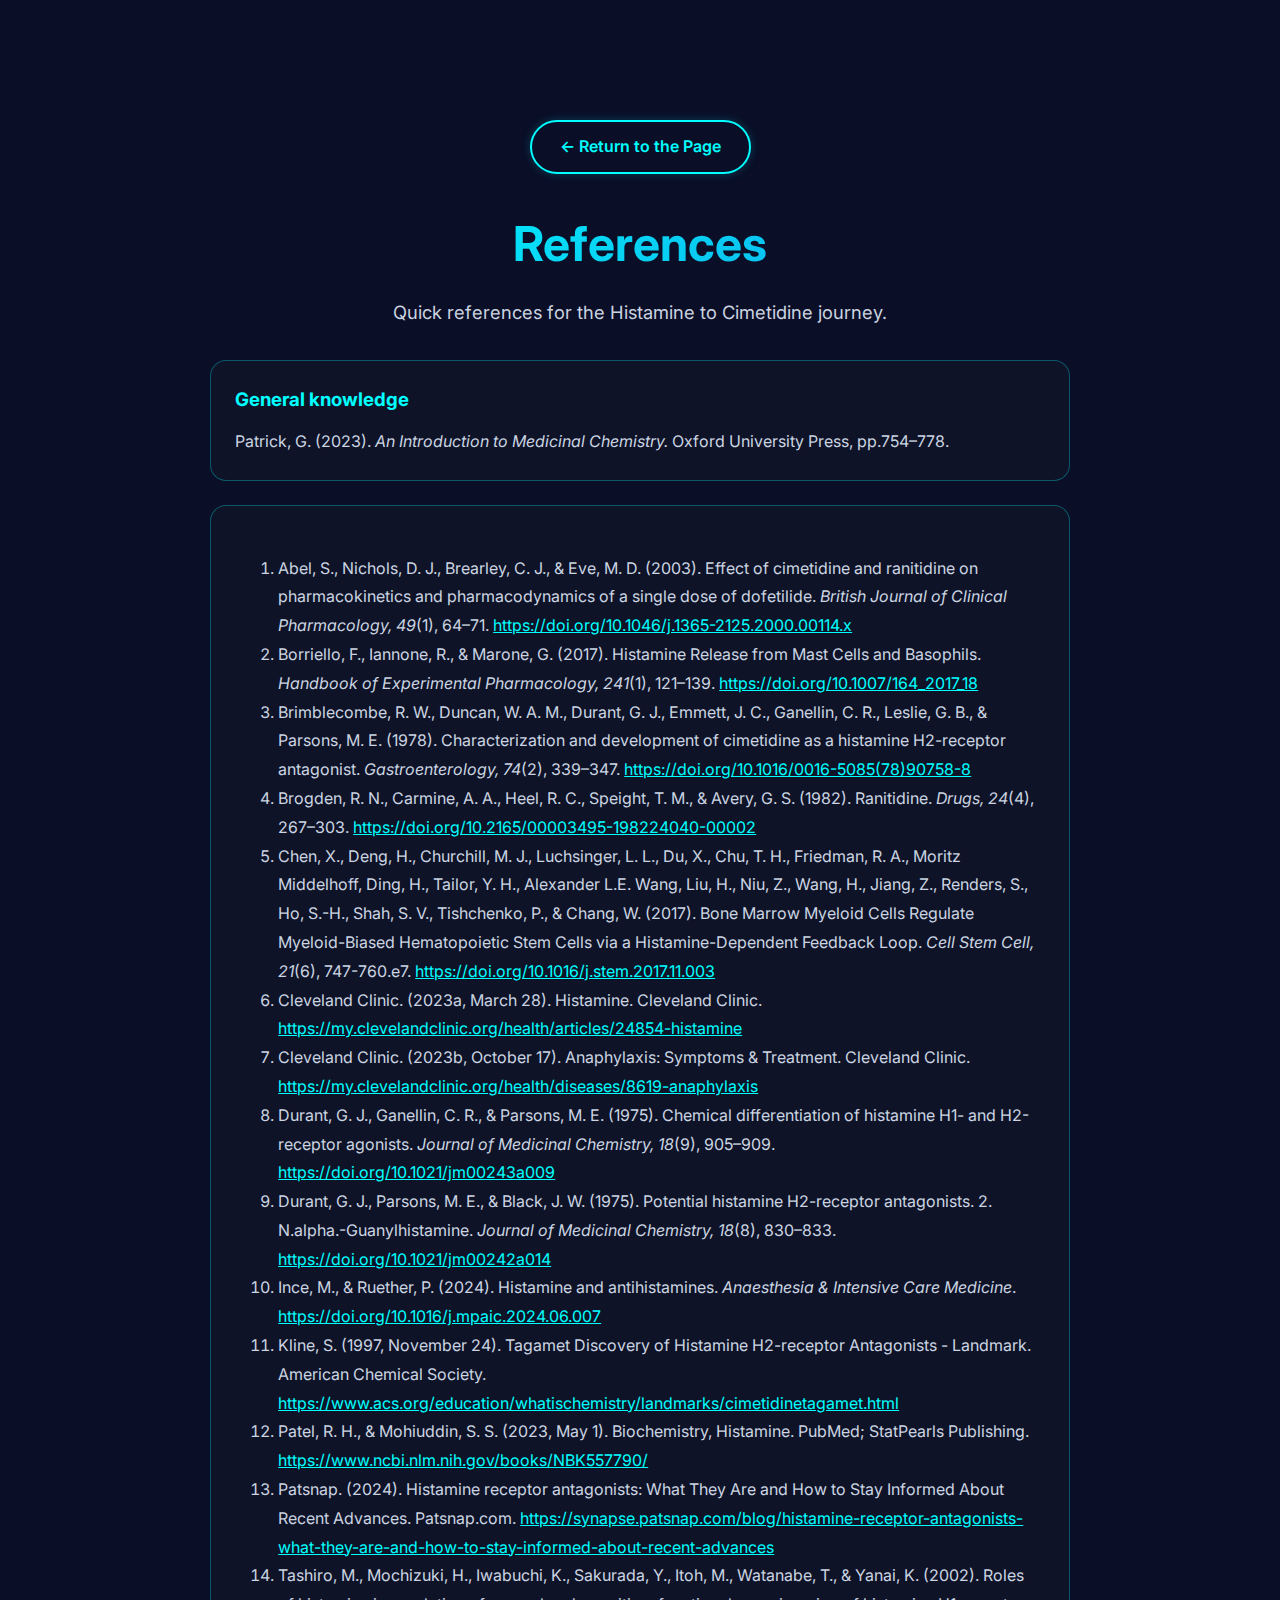
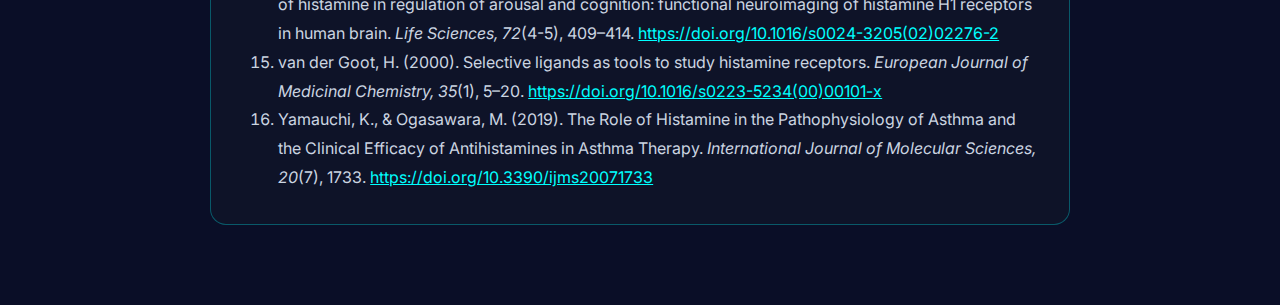
<file: info.html>
<!DOCTYPE html>
<html lang="en">
<head>
    <meta charset="UTF-8">
    <meta name="viewport" content="width=device-width, initial-scale=1.0">
    <title>Information Hub - H2R Pharmacology</title>
    <link rel="stylesheet" href="styles.css">
    <link href="https://fonts.googleapis.com/css2?family=Inter:wght@300;400;500;600;700&display=swap" rel="stylesheet">
    <link rel="stylesheet" href="https://cdnjs.cloudflare.com/ajax/libs/font-awesome/6.0.0/css/all.min.css">
</head>
<body>
    <section style="min-height: 100vh; padding: 120px 0 80px; background: #0a0e27; position: relative; overflow: hidden;">
        <div style="text-align: center; margin-bottom: 2rem;">
            <a href="javascript:history.back();" class="btn btn-secondary" style="padding: 12px 28px; font-size: 1rem; text-decoration: none;">
                ← Return to the Page
            </a>
        </div>
        <div class="container" style="max-width: 900px; text-align: center;">
            <h1 class="section-title" style="font-size: 3rem; margin-bottom: 1rem;">References</h1>
            <p class="section-description" style="font-size: 1.15rem; margin-bottom: 2rem; color: #cbd5e1;">
                Quick references for the Histamine to Cimetidine journey.
            </p>
            <div style="background: rgba(15, 22, 41, 0.7); border: 1px solid rgba(0, 255, 255, 0.3); border-radius: 16px; padding: 1.5rem; color: #cbd5e1; text-align: left; margin-bottom: 1.5rem;">
                <h3 style="color: #00ffff; margin-bottom: 0.75rem;">General knowledge</h3>
                <p style="line-height: 1.8; margin: 0;">
                    Patrick, G. (2023). <em>An Introduction to Medicinal Chemistry.</em> Oxford University Press, pp.754–778.
                </p>
            </div>
            <div style="background: rgba(15, 22, 41, 0.7); border: 1px solid rgba(0, 255, 255, 0.3); border-radius: 16px; padding: 2rem; color: #cbd5e1; text-align: left;">
                <h3 style="color: #00ffff; margin-bottom: 1rem;"> </h3>
                <ol style="line-height: 1.8; margin-left: 1.2rem; padding-left: 1rem;">
                    <li id="ref1">Abel, S., Nichols, D. J., Brearley, C. J., & Eve, M. D. (2003). Effect of cimetidine and ranitidine on pharmacokinetics and pharmacodynamics of a single dose of dofetilide. <em>British Journal of Clinical Pharmacology, 49</em>(1), 64–71. <a href="https://doi.org/10.1046/j.1365-2125.2000.00114.x" style="color:#00ffff;">https://doi.org/10.1046/j.1365-2125.2000.00114.x</a></li>
                    <li id="ref2">Borriello, F., Iannone, R., & Marone, G. (2017). Histamine Release from Mast Cells and Basophils. <em>Handbook of Experimental Pharmacology, 241</em>(1), 121–139. <a href="https://doi.org/10.1007/164_2017_18" style="color:#00ffff;">https://doi.org/10.1007/164_2017_18</a></li>
                    <li id="ref3">Brimblecombe, R. W., Duncan, W. A. M., Durant, G. J., Emmett, J. C., Ganellin, C. R., Leslie, G. B., & Parsons, M. E. (1978). Characterization and development of cimetidine as a histamine H2-receptor antagonist. <em>Gastroenterology, 74</em>(2), 339–347. <a href="https://doi.org/10.1016/0016-5085(78)90758-8" style="color:#00ffff;">https://doi.org/10.1016/0016-5085(78)90758-8</a></li>
                    <li id="ref4">Brogden, R. N., Carmine, A. A., Heel, R. C., Speight, T. M., & Avery, G. S. (1982). Ranitidine. <em>Drugs, 24</em>(4), 267–303. <a href="https://doi.org/10.2165/00003495-198224040-00002" style="color:#00ffff;">https://doi.org/10.2165/00003495-198224040-00002</a></li>
                    <li id="ref5">Chen, X., Deng, H., Churchill, M. J., Luchsinger, L. L., Du, X., Chu, T. H., Friedman, R. A., Moritz Middelhoff, Ding, H., Tailor, Y. H., Alexander L.E. Wang, Liu, H., Niu, Z., Wang, H., Jiang, Z., Renders, S., Ho, S.-H., Shah, S. V., Tishchenko, P., & Chang, W. (2017). Bone Marrow Myeloid Cells Regulate Myeloid-Biased Hematopoietic Stem Cells via a Histamine-Dependent Feedback Loop. <em>Cell Stem Cell, 21</em>(6), 747-760.e7. <a href="https://doi.org/10.1016/j.stem.2017.11.003" style="color:#00ffff;">https://doi.org/10.1016/j.stem.2017.11.003</a></li>
                    <li id="ref6">Cleveland Clinic. (2023a, March 28). Histamine. Cleveland Clinic. <a href="https://my.clevelandclinic.org/health/articles/24854-histamine" style="color:#00ffff;">https://my.clevelandclinic.org/health/articles/24854-histamine</a></li>
                    <li id="ref7">Cleveland Clinic. (2023b, October 17). Anaphylaxis: Symptoms & Treatment. Cleveland Clinic. <a href="https://my.clevelandclinic.org/health/diseases/8619-anaphylaxis" style="color:#00ffff;">https://my.clevelandclinic.org/health/diseases/8619-anaphylaxis</a></li>
                    <li id="ref8">Durant, G. J., Ganellin, C. R., & Parsons, M. E. (1975). Chemical differentiation of histamine H1- and H2-receptor agonists. <em>Journal of Medicinal Chemistry, 18</em>(9), 905–909. <a href="https://doi.org/10.1021/jm00243a009" style="color:#00ffff;">https://doi.org/10.1021/jm00243a009</a></li>
                    <li id="ref9">Durant, G. J., Parsons, M. E., & Black, J. W. (1975). Potential histamine H2-receptor antagonists. 2. N.alpha.-Guanylhistamine. <em>Journal of Medicinal Chemistry, 18</em>(8), 830–833. <a href="https://doi.org/10.1021/jm00242a014" style="color:#00ffff;">https://doi.org/10.1021/jm00242a014</a></li>
                    <li id="ref10">Ince, M., & Ruether, P. (2024). Histamine and antihistamines. <em>Anaesthesia & Intensive Care Medicine</em>. <a href="https://doi.org/10.1016/j.mpaic.2024.06.007" style="color:#00ffff;">https://doi.org/10.1016/j.mpaic.2024.06.007</a></li>
                    <li id="ref11">Kline, S. (1997, November 24). Tagamet Discovery of Histamine H2-receptor Antagonists - Landmark. American Chemical Society. <a href="https://www.acs.org/education/whatischemistry/landmarks/cimetidinetagamet.html" style="color:#00ffff;">https://www.acs.org/education/whatischemistry/landmarks/cimetidinetagamet.html</a></li>
                    <li id="ref12">Patel, R. H., & Mohiuddin, S. S. (2023, May 1). Biochemistry, Histamine. PubMed; StatPearls Publishing. <a href="https://www.ncbi.nlm.nih.gov/books/NBK557790/" style="color:#00ffff;">https://www.ncbi.nlm.nih.gov/books/NBK557790/</a></li>
                    <li id="ref13">Patsnap. (2024). Histamine receptor antagonists: What They Are and How to Stay Informed About Recent Advances. Patsnap.com. <a href="https://synapse.patsnap.com/blog/histamine-receptor-antagonists-what-they-are-and-how-to-stay-informed-about-recent-advances" style="color:#00ffff;">https://synapse.patsnap.com/blog/histamine-receptor-antagonists-what-they-are-and-how-to-stay-informed-about-recent-advances</a></li>
                    <li id="ref14">Tashiro, M., Mochizuki, H., Iwabuchi, K., Sakurada, Y., Itoh, M., Watanabe, T., & Yanai, K. (2002). Roles of histamine in regulation of arousal and cognition: functional neuroimaging of histamine H1 receptors in human brain. <em>Life Sciences, 72</em>(4-5), 409–414. <a href="https://doi.org/10.1016/s0024-3205(02)02276-2" style="color:#00ffff;">https://doi.org/10.1016/s0024-3205(02)02276-2</a></li>
                    <li id="ref15">van der Goot, H. (2000). Selective ligands as tools to study histamine receptors. <em>European Journal of Medicinal Chemistry, 35</em>(1), 5–20. <a href="https://doi.org/10.1016/s0223-5234(00)00101-x" style="color:#00ffff;">https://doi.org/10.1016/s0223-5234(00)00101-x</a></li>
                    <li id="ref16">Yamauchi, K., & Ogasawara, M. (2019). The Role of Histamine in the Pathophysiology of Asthma and the Clinical Efficacy of Antihistamines in Asthma Therapy. <em>International Journal of Molecular Sciences, 20</em>(7), 1733. <a href="https://doi.org/10.3390/ijms20071733" style="color:#00ffff;">https://doi.org/10.3390/ijms20071733</a></li>
                </ol>
            </div>
        </div>
    </section>

    <script src="script.js"></script>
</body>
</html>
</file>
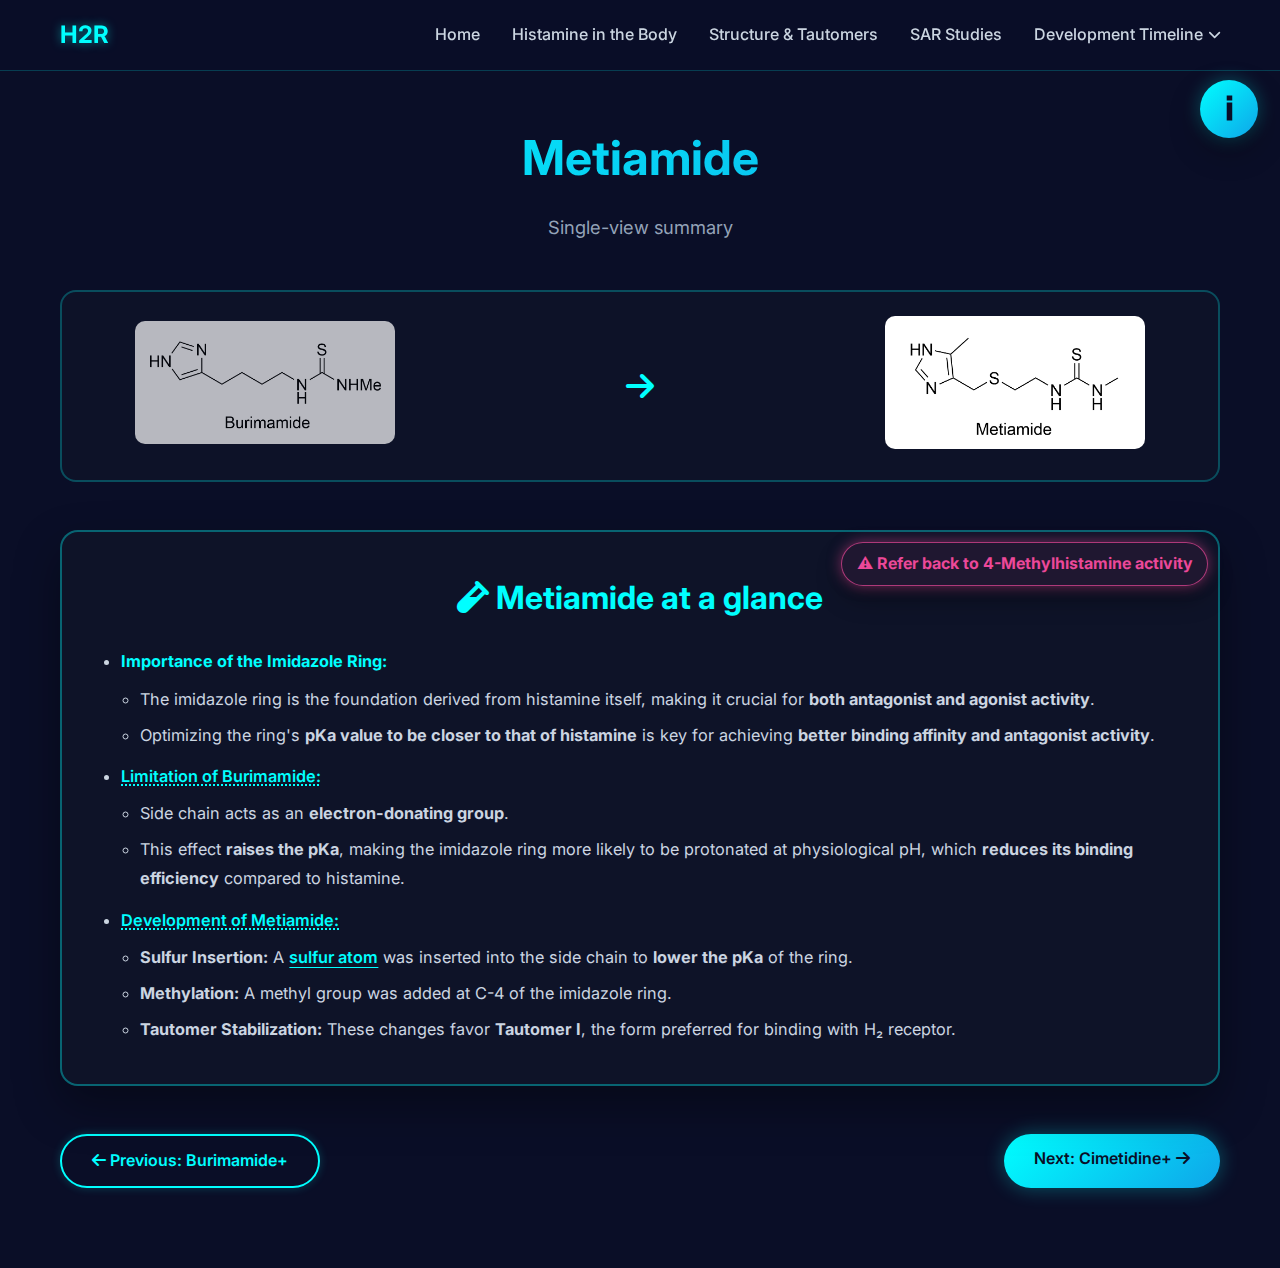
<file: metiamide.html>
<!DOCTYPE html>
<html lang="en">
<head>
    <meta charset="UTF-8">
    <meta name="viewport" content="width=device-width, initial-scale=1.0">
    <title>Metiamide - H2R Pharmacology</title>
    <link rel="stylesheet" href="styles.css">
    <link href="https://fonts.googleapis.com/css2?family=Inter:wght@300;400;500;600;700&display=swap" rel="stylesheet">
    <link rel="stylesheet" href="https://cdnjs.cloudflare.com/ajax/libs/font-awesome/6.0.0/css/all.min.css">
</head>
<body>
    <!-- Navigation -->
    <nav class="navbar">
        <div class="nav-container">
            <div class="nav-logo">
                <a href="index.html" style="text-decoration: none; color: inherit;"><h2>H2R</h2></a>
            </div>
            <ul class="nav-menu">
                <li class="nav-item"><a href="index.html" class="nav-link">Home</a></li>
                <li class="nav-item"><a href="histamine-body.html" class="nav-link">Histamine in the Body</a></li>
                <li class="nav-item"><a href="structure-tautomers.html" class="nav-link">Structure & Tautomers</a></li>
                <li class="nav-item"><a href="sar-studies.html" class="nav-link">SAR Studies</a></li>
                <li class="nav-item dropdown">
                    <a href="drug-development.html" class="nav-link dropdown-toggle">Development Timeline <i class="fas fa-chevron-down" style="font-size: 0.8rem;"></i></a>
                    <div class="dropdown-menu">
                        <a href="drug-development.html">Overview</a>
                        <a href="h2-receptors.html">Nα-Guanylhisamine+</a>
                        <a href="burimamide.html">Burimamide+</a>
                        <a href="metiamide.html">Metiamide+</a>
                        <a href="cimetidine-synthesis.html">Cimetidine+</a>
                    </div>
                </li>
            </ul>
            <div class="hamburger">
                <span class="bar"></span>
                <span class="bar"></span>
                <span class="bar"></span>
            </div>
        </div>
    </nav>

    <section style="min-height: 100vh; padding: 120px 0 80px; background: #0a0e27; position: relative; overflow: hidden;">
        <div class="container" style="position: relative; z-index: 10;">
            <div style="text-align: center; margin-bottom: 3rem;">
                <h1 class="section-title" style="font-size: 3rem; margin-bottom: 1rem;">Metiamide</h1>
                <p class="section-description" style="font-size: 1.15rem;">Single-view summary</p>
            </div>

            <!-- Evolution Snapshot -->
            <div style="background: rgba(15, 22, 41, 0.6); border: 2px solid rgba(0, 255, 255, 0.25); border-radius: 16px; padding: 1.5rem; margin-bottom: 3rem;">
                <div style="display: grid; grid-template-columns: repeat(auto-fit, minmax(220px, 1fr)); gap: 1rem; align-items: center; justify-items: center;">
                    <div style="width: 100%; max-width: 260px; text-align: center;">
                        <img src="Burimamide.png" alt="Precursor Burimamide" style="width: 100%; height: auto; border-radius: 10px; object-fit: contain; opacity: 0.7;">
                    </div>
                    <div style="font-size: 2rem; color: #00ffff; text-align: center;">
                        <i class="fas fa-arrow-right"></i>
                    </div>
                    <div style="width: 100%; max-width: 260px; text-align: center;">
                        <img src="Metiamide.png" alt="Metiamide" style="width: 100%; height: auto; border-radius: 10px; object-fit: contain;">
                    </div>
                </div>
            </div>

            <div style="background: rgba(15, 22, 41, 0.7); border: 2px solid rgba(0, 255, 255, 0.35); border-radius: 18px; padding: 2.5rem; box-shadow: 0 20px 45px rgba(0,0,0,0.35); position: relative;">
                <h2 style="color: #00ffff; margin-bottom: 1.5rem; font-size: 2rem; text-align: center;"><i class="fas fa-vial"></i> Metiamide at a glance</h2>
                <a href="sar-studies.html#agonist-activity" style="position: absolute; top: 10px; right: 10px; background: rgba(236, 72, 153, 0.08); color: #ec4899; padding: 0.5rem 0.9rem; border-radius: 999px; font-weight: 700; text-decoration: none; border: 1px solid rgba(236, 72, 153, 0.7); box-shadow: 0 0 14px rgba(236, 72, 153, 0.5), 0 12px 25px rgba(0,0,0,0.35);">
                    ⚠ Refer back to 4-Methylhistamine activity
                </a>
                <div style="display: grid; grid-template-columns: repeat(auto-fit, minmax(260px, 1fr)); gap: 1.5rem; align-items: center;">
                    <div style="color: #cbd5e1; line-height: 1.8; font-size: 1.02rem; display: flex; flex-direction: column; gap: 0.9rem;">
                        <ul style="margin: 0; padding-left: 1.2rem; list-style: disc; display: flex; flex-direction: column; gap: 0.75rem;">
                            <li>
                                <strong style="color: #00ffff;">Importance of the Imidazole Ring:</strong>
                                <ul style="margin-top: 0.5rem; margin-left: 1.2rem; list-style: circle; display: flex; flex-direction: column; gap: 0.4rem;">
                                    <li>The imidazole ring is the foundation derived from histamine itself, making it crucial for <strong>both antagonist and agonist activity</strong>.</li>
                                    <li>Optimizing the ring's <strong>pKa value to be closer to that of histamine</strong> is key for achieving <strong>better binding affinity and antagonist activity</strong>.</li>
                                </ul>
                            </li>
                            <li>
                                <strong class="meta-tooltip" style="color: #00ffff;">Limitation of Burimamide:
                                    <span class="tooltip-image" style="width: 480px;"><img src="Limitation of Burimamide.png" alt="Limitation of Burimamide" style="width: 100%; height: auto; border-radius: 8px;"></span>
                                </strong>
                                <ul style="margin-top: 0.5rem; margin-left: 1.2rem; list-style: circle; display: flex; flex-direction: column; gap: 0.4rem;">
                                    <li>Side chain acts as an <strong>electron-donating group</strong>.</li>
                                    <li>This effect <strong>raises the pKa</strong>, making the imidazole ring more likely to be protonated at physiological pH, which <strong>reduces its binding efficiency</strong> compared to histamine.</li>
                                </ul>
                            </li>
                            <li>
                                <strong class="meta-tooltip" style="color: #00ffff;">Development of Metiamide:
                                    <span class="tooltip-image" style="width: 260px;"><img src="Development of Metiamide.png" alt="Development of Metiamide" style="width: 100%; height: auto; border-radius: 8px;"></span>
                                </strong>
                                <ul style="margin-top: 0.5rem; margin-left: 1.2rem; list-style: circle; display: flex; flex-direction: column; gap: 0.4rem;">
                                    <li><strong>Sulfur Insertion:</strong> A <span class="antagonist-tooltip" style="text-decoration: underline; text-decoration-style: solid; text-decoration-color: #00ffff;">sulfur atom
                                            <span class="tooltip-text tooltip-text-compact">Electron withdrawing</span>
                                        </span> was inserted into the side chain to <strong>lower the pKa</strong> of the ring.</li>
                                    <li><strong>Methylation:</strong> A methyl group was added at C-4 of the imidazole ring.</li>
                                    <li><strong>Tautomer Stabilization:</strong> These changes favor <strong>Tautomer I</strong>, the form preferred for binding with H₂ receptor.</li>
                                </ul>
                            </li>
                        </ul>
                    </div>
                </div>
            </div>

            <div style="display: flex; justify-content: space-between; margin-top: 3rem;">
                <a href="burimamide.html" class="btn btn-secondary"><i class="fas fa-arrow-left"></i> Previous: Burimamide+</a>
                <a href="cimetidine-synthesis.html" class="btn btn-primary">Next: Cimetidine+ <i class="fas fa-arrow-right"></i></a>
            </div>
        </div>
    </section>

    <script src="script.js"></script>
</body>
</html>
</file>
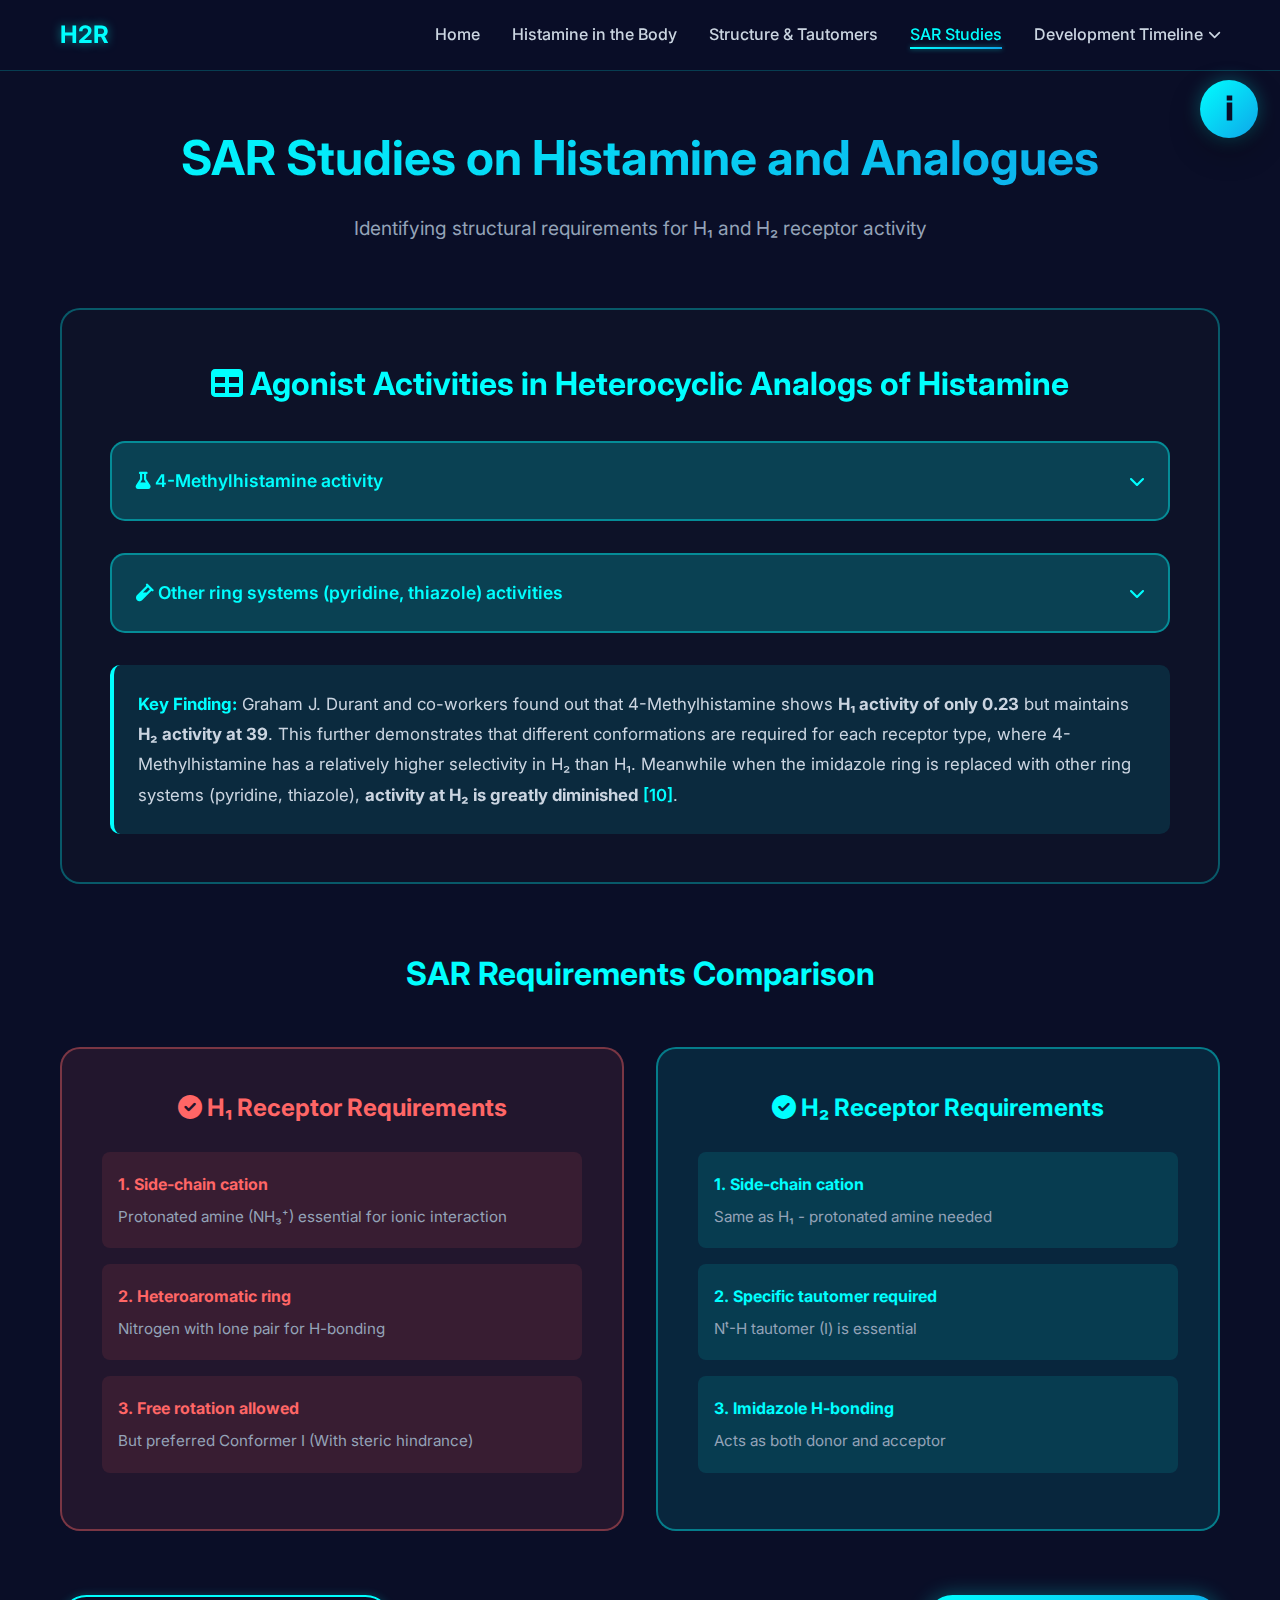
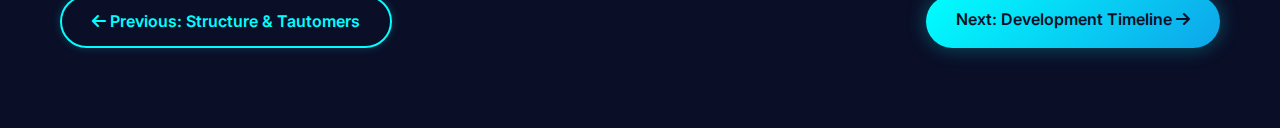
<file: sar-studies.html>
<!DOCTYPE html>
<html lang="en">
<head>
    <meta charset="UTF-8">
    <meta name="viewport" content="width=device-width, initial-scale=1.0">
    <title>SAR Insights - H2R Pharmacology</title>
    <link rel="stylesheet" href="styles.css">
    <link href="https://fonts.googleapis.com/css2?family=Inter:wght@300;400;500;600;700&display=swap" rel="stylesheet">
    <link rel="stylesheet" href="https://cdnjs.cloudflare.com/ajax/libs/font-awesome/6.0.0/css/all.min.css">
</head>
<body>
    <!-- Navigation -->
    <nav class="navbar">
        <div class="nav-container">
            <div class="nav-logo">
                <a href="index.html" style="text-decoration: none; color: inherit;"><h2>H2R</h2></a>
            </div>
            <ul class="nav-menu">
                <li class="nav-item"><a href="index.html" class="nav-link">Home</a></li>
                <li class="nav-item"><a href="histamine-body.html" class="nav-link">Histamine in the Body</a></li>
                <li class="nav-item"><a href="structure-tautomers.html" class="nav-link">Structure & Tautomers</a></li>
                <li class="nav-item"><a href="sar-studies.html" class="nav-link active">SAR Studies</a></li>
                <li class="nav-item dropdown">
                    <a href="drug-development.html" class="nav-link dropdown-toggle">Development Timeline <i class="fas fa-chevron-down" style="font-size: 0.8rem;"></i></a>
                    <div class="dropdown-menu">
                        <a href="drug-development.html">Overview</a>
                        <a href="h2-receptors.html">Nα-Guanylhisamine+</a>
                        <a href="burimamide.html">Burimamide+</a>
                        <a href="metiamide.html">Metiamide+</a>
                        <a href="cimetidine-synthesis.html">Cimetidine+</a>
                    </div>
                </li>
            </ul>
            <div class="hamburger">
                <span class="bar"></span>
                <span class="bar"></span>
                <span class="bar"></span>
            </div>
        </div>
    </nav>

    <!-- Main Content -->
    <section style="min-height: 100vh; padding: 120px 0 80px; background: #0a0e27; position: relative; overflow: hidden;">


        <div class="container" style="position: relative; z-index: 10;">
            <div style="text-align: center; margin-bottom: 4rem;">
                <h1 class="section-title" style="font-size: 3rem; margin-bottom: 1rem;">SAR Studies on Histamine and Analogues</h1>
                <p class="section-description" style="font-size: 1.2rem;">
                    Identifying structural requirements for H₁ and H₂ receptor activity
                </p>
            </div>

            <!-- 4-Methylhistamine Activity Table -->
            <div style="background: rgba(15, 22, 41, 0.6); backdrop-filter: blur(10px); border: 2px solid rgba(0, 255, 255, 0.3); border-radius: 20px; padding: 3rem; margin-bottom: 4rem;">
                <h2 id="agonist-activity" style="color: #00ffff; margin-bottom: 2rem; font-size: 2rem; text-align: center;">
                    <i class="fas fa-table"></i> Agonist Activities in Heterocyclic Analogs of Histamine
                </h2>
                
                <!-- Collapsible Image 1 -->
                <div class="collapsible-image-container" style="margin-bottom: 2rem;">
                    <div class="collapsible-header" onclick="toggleImage('image1')" style="background: rgba(0, 255, 255, 0.2); padding: 1.5rem; border-radius: 15px; cursor: pointer; border: 2px solid rgba(0, 255, 255, 0.4); display: flex; justify-content: space-between; align-items: center; transition: all 0.3s ease;">
                        <span style="color: #00ffff; font-size: 1.1rem; font-weight: 600;">
                            <i class="fas fa-flask"></i> 4-Methylhistamine activity
                        </span>
                        <i id="icon1" class="fas fa-chevron-down" style="color: #00ffff; transition: transform 0.3s ease;"></i>
                    </div>
                    <div id="image1" class="collapsible-content" style="max-height: 0; overflow: hidden; transition: max-height 0.5s ease;">
                        <div style="background: white; padding: 2rem; border-radius: 0 0 15px 15px; margin-top: 0.5rem;">
                            <img src="histamine-activity-1.png" alt="Histamine Activity 1" style="width: 100%; height: auto; display: block;">
                        </div>
                    </div>
                                </div>

                <!-- Collapsible Image 2 -->
                <div class="collapsible-image-container" style="margin-bottom: 2rem;">
                    <div class="collapsible-header" onclick="toggleImage('image2')" style="background: rgba(0, 255, 255, 0.2); padding: 1.5rem; border-radius: 15px; cursor: pointer; border: 2px solid rgba(0, 255, 255, 0.4); display: flex; justify-content: space-between; align-items: center; transition: all 0.3s ease;">
                        <span style="color: #00ffff; font-size: 1.1rem; font-weight: 600;">
                            <i class="fas fa-vial"></i> Other ring systems (pyridine, thiazole) activities
                        </span>
                        <i id="icon2" class="fas fa-chevron-down" style="color: #00ffff; transition: transform 0.3s ease;"></i>
                            </div>
                    <div id="image2" class="collapsible-content" style="max-height: 0; overflow: hidden; transition: max-height 0.5s ease;">
                        <div style="background: white; padding: 2rem; border-radius: 0 0 15px 15px; margin-top: 0.5rem;">
                            <img src="histamine-activity-2.png" alt="Histamine Activity 2" style="width: 100%; height: auto; display: block;">
                        </div>
                    </div>
                </div>

                <div style="padding: 1.5rem; background: rgba(0, 255, 255, 0.1); border-radius: 10px; border-left: 4px solid #00ffff;">
                    <p style="color: #cbd5e1; line-height: 1.8; font-size: 1.05rem;">
                        <strong style="color: #00ffff;">Key Finding:</strong> Graham J. Durant and co-workers found out that 4-Methylhistamine shows <strong>H₁ activity of only 0.23</strong> but maintains <strong>H₂ activity at 39</strong>. This further demonstrates that different conformations are required for each receptor type, where 4-Methylhistamine has a relatively higher selectivity in H₂ than H₁. Meanwhile when the imidazole ring is replaced with other ring systems (pyridine, thiazole), <strong>activity at H₂ is greatly diminished</strong> <a class="ref-link" href="info.html#ref10">[10]</a>.
                    </p>
                </div>
            </div>

            <!-- H1 and H2 SAR Comparison -->
            <h2 style="color: #00ffff; margin-bottom: 3rem; font-size: 2rem; text-align: center;">SAR Requirements Comparison</h2>
            
            <div style="display: grid; grid-template-columns: 1fr 1fr; gap: 2rem; margin-bottom: 4rem;">
                <!-- H1 Requirements -->
                <div style="background: rgba(255, 102, 102, 0.1); border: 2px solid rgba(255, 102, 102, 0.4); border-radius: 20px; padding: 2.5rem;">
                    <h3 style="color: #ff6666; margin-bottom: 1.5rem; font-size: 1.5rem; text-align: center;">
                        <i class="fas fa-check-circle"></i> H₁ Receptor Requirements
                    </h3>
                    <div style="color: #cbd5e1; line-height: 2;">
                        <div style="margin-bottom: 1rem; padding: 1rem; background: rgba(255, 102, 102, 0.1); border-radius: 8px;">
                            <strong style="color: #ff6666;">1. Side-chain cation</strong><br>
                            <span style="font-size: 0.95rem; color: #94a3b8;">Protonated amine (NH₃⁺) essential for ionic interaction</span>
                        </div>
                        <div style="margin-bottom: 1rem; padding: 1rem; background: rgba(255, 102, 102, 0.1); border-radius: 8px;">
                            <strong style="color: #ff6666;">2. Heteroaromatic ring</strong><br>
                            <span style="font-size: 0.95rem; color: #94a3b8;">Nitrogen with lone pair for H-bonding</span>
                        </div>
                        <div style="margin-bottom: 1rem; padding: 1rem; background: rgba(255, 102, 102, 0.1); border-radius: 8px;">
                            <strong style="color: #ff6666;">3. Free rotation allowed</strong><br>
                            <span style="font-size: 0.95rem; color: #94a3b8;">But preferred Conformer I (With steric hindrance)</span>
                        </div>
                    </div>
                </div>

                <!-- H2 Requirements -->
                <div style="background: rgba(0, 255, 255, 0.1); border: 2px solid rgba(0, 255, 255, 0.4); border-radius: 20px; padding: 2.5rem;">
                    <h3 style="color: #00ffff; margin-bottom: 1.5rem; font-size: 1.5rem; text-align: center;">
                        <i class="fas fa-check-circle"></i> H₂ Receptor Requirements
                    </h3>
                    <div style="color: #cbd5e1; line-height: 2;">
                        <div style="margin-bottom: 1rem; padding: 1rem; background: rgba(0, 255, 255, 0.1); border-radius: 8px;">
                            <strong style="color: #00ffff;">1. Side-chain cation</strong><br>
                            <span style="font-size: 0.95rem; color: #94a3b8;">Same as H₁ - protonated amine needed</span>
                        </div>
                        <div style="margin-bottom: 1rem; padding: 1rem; background: rgba(0, 255, 255, 0.1); border-radius: 8px;">
                            <strong style="color: #00ffff;">2. Specific tautomer required</strong><br>
                            <span style="font-size: 0.95rem; color: #94a3b8;">Nᵗ-H tautomer (I) is essential</span>
                        </div>
                        <div style="margin-bottom: 1rem; padding: 1rem; background: rgba(0, 255, 255, 0.1); border-radius: 8px;">
                            <strong style="color: #00ffff;">3. Imidazole H-bonding</strong><br>
                            <span style="font-size: 0.95rem; color: #94a3b8;">Acts as both donor and acceptor</span>
                        </div>
                    </div>
                </div>
            </div>

            <!-- Navigation -->
            <div style="display: flex; justify-content: space-between; margin-top: 4rem;">
                <a href="structure-tautomers.html" class="btn btn-secondary">
                    <i class="fas fa-arrow-left"></i> Previous: Structure & Tautomers
                </a>
                <a href="drug-development.html" class="btn btn-primary">
                    Next: Development Timeline <i class="fas fa-arrow-right"></i>
                </a>
            </div>
        </div>
    </section>

    <script src="script.js"></script>
    <script>
        function toggleImage(id) {
            const content = document.getElementById(id);
            const icon = document.getElementById('icon' + id.slice(-1));
            
            if (content.style.maxHeight && content.style.maxHeight !== '0px') {
                content.style.maxHeight = '0';
                icon.style.transform = 'rotate(0deg)';
            } else {
                content.style.maxHeight = content.scrollHeight + 'px';
                icon.style.transform = 'rotate(180deg)';
                }
        }
    </script>
</body>
</html>
</file>
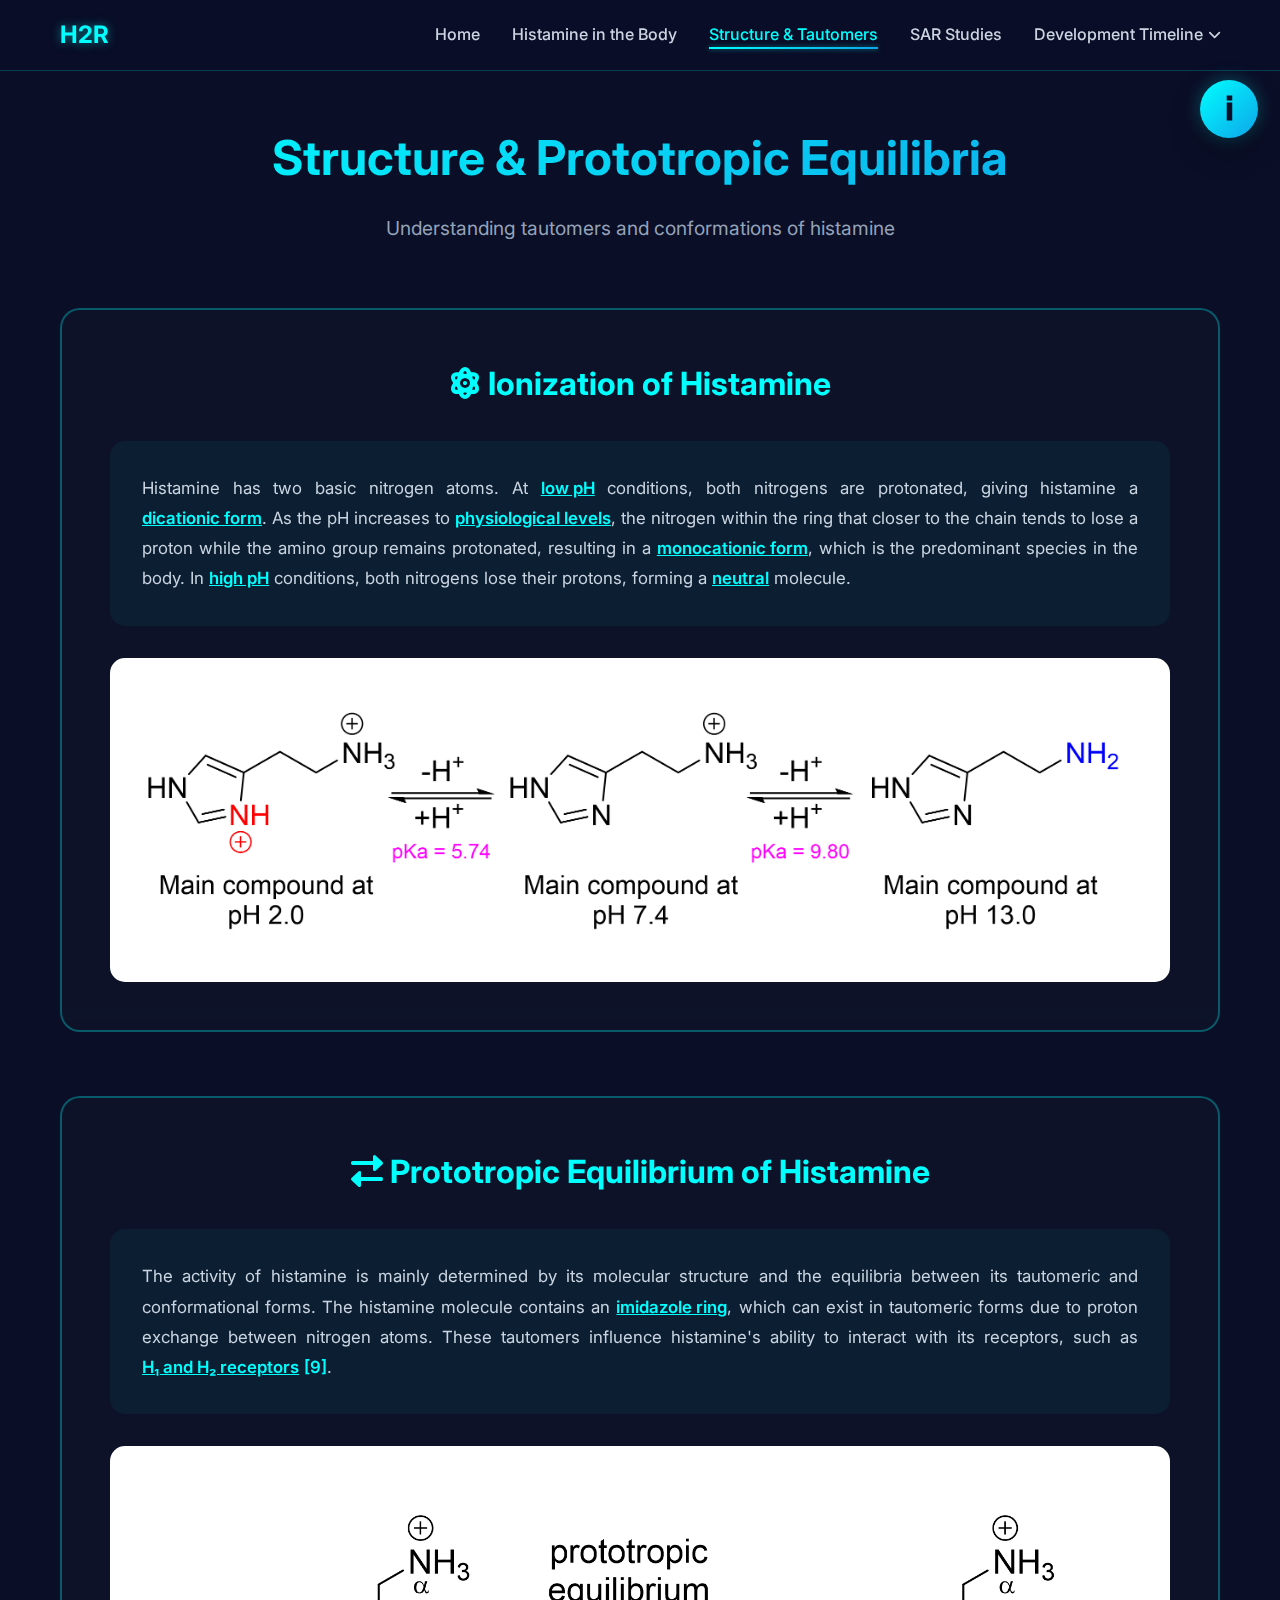
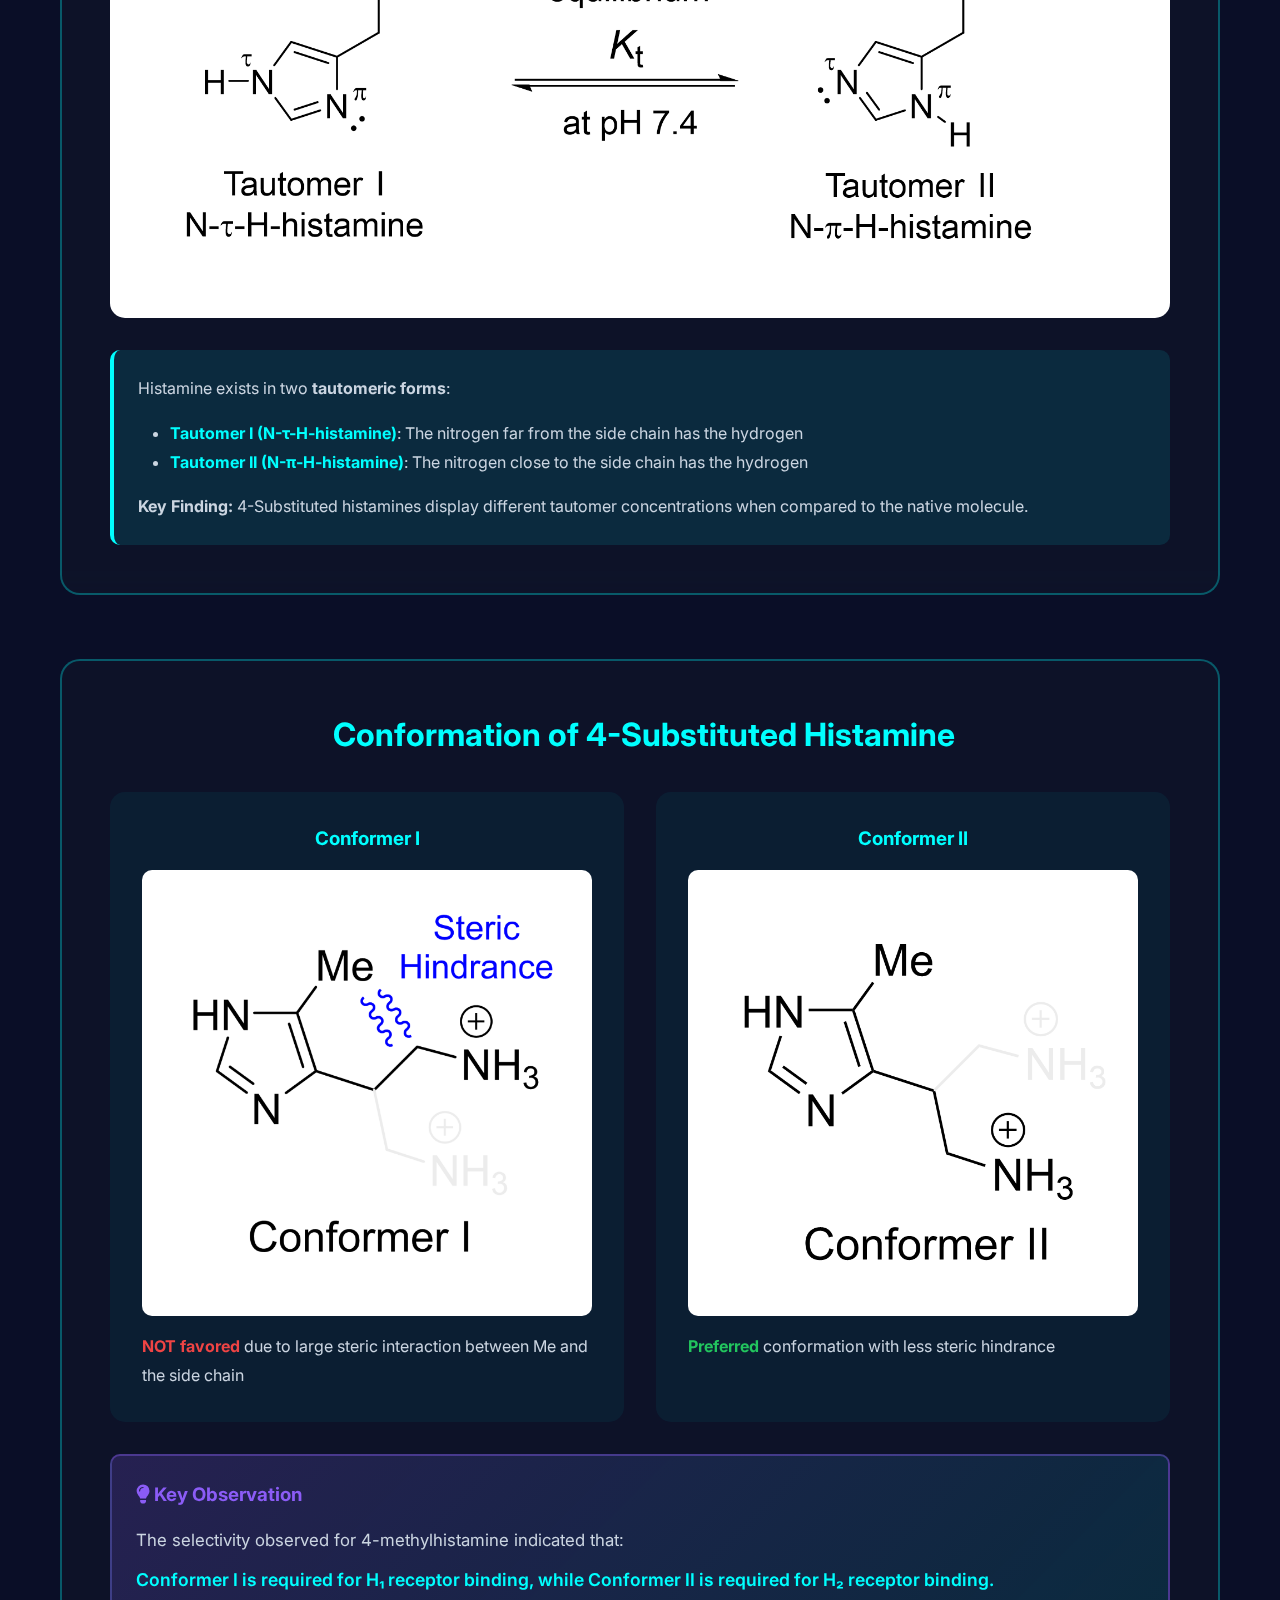
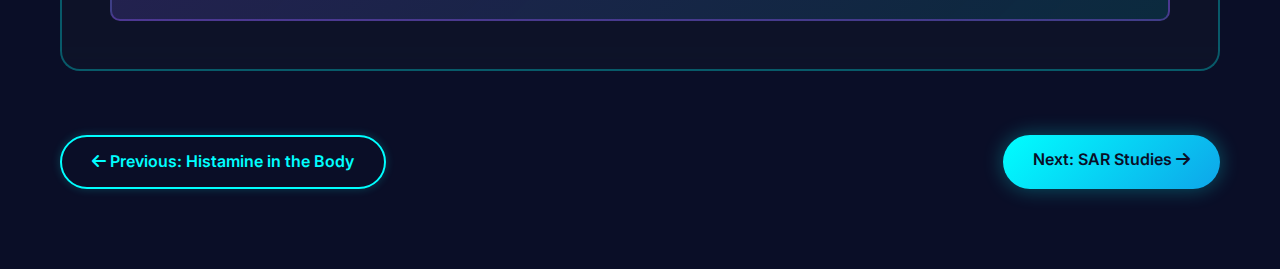
<file: structure-tautomers.html>
<!DOCTYPE html>
<html lang="en">
<head>
    <meta charset="UTF-8">
    <meta name="viewport" content="width=device-width, initial-scale=1.0">
    <title>Structure & Tautomers - H2R Pharmacology</title>
    <link rel="stylesheet" href="styles.css">
    <link href="https://fonts.googleapis.com/css2?family=Inter:wght@300;400;500;600;700&display=swap" rel="stylesheet">
    <link rel="stylesheet" href="https://cdnjs.cloudflare.com/ajax/libs/font-awesome/6.0.0/css/all.min.css">
</head>
<body>
    <!-- Navigation -->
    <nav class="navbar">
        <div class="nav-container">
            <div class="nav-logo">
                <a href="index.html" style="text-decoration: none; color: inherit;"><h2>H2R</h2></a>
            </div>
            <ul class="nav-menu">
                <li class="nav-item"><a href="index.html" class="nav-link">Home</a></li>
                <li class="nav-item"><a href="histamine-body.html" class="nav-link">Histamine in the Body</a></li>
                <li class="nav-item"><a href="structure-tautomers.html" class="nav-link active">Structure & Tautomers</a></li>
                <li class="nav-item"><a href="sar-studies.html" class="nav-link">SAR Studies</a></li>
                <li class="nav-item dropdown">
                    <a href="drug-development.html" class="nav-link dropdown-toggle">Development Timeline <i class="fas fa-chevron-down" style="font-size: 0.8rem;"></i></a>
                    <div class="dropdown-menu">
                        <a href="drug-development.html">Overview</a>
                        <a href="h2-receptors.html">Nα-Guanylhisamine+</a>
                        <a href="burimamide.html">Burimamide+</a>
                        <a href="metiamide.html">Metiamide+</a>
                        <a href="cimetidine-synthesis.html">Cimetidine+</a>
                    </div>
                </li>
            </ul>
            <div class="hamburger">
                <span class="bar"></span>
                <span class="bar"></span>
                <span class="bar"></span>
            </div>
        </div>
    </nav>

    <!-- Main Content -->
    <section style="min-height: 100vh; padding: 120px 0 80px; background: #0a0e27; position: relative; overflow: hidden;">
        <div class="container" style="position: relative; z-index: 10;">
            <div style="text-align: center; margin-bottom: 4rem;">
                <h1 class="section-title" style="font-size: 3rem; margin-bottom: 1rem;">Structure & Prototropic Equilibria</h1>
                <p class="section-description" style="font-size: 1.2rem;">
                    Understanding tautomers and conformations of histamine
                </p>
            </div>

            <!-- Ionization of Histamine -->
            <div style="background: rgba(15, 22, 41, 0.6); backdrop-filter: blur(10px); border: 2px solid rgba(0, 255, 255, 0.3); border-radius: 20px; padding: 3rem; margin-bottom: 4rem;">
                <h2 style="color: #00ffff; margin-bottom: 2rem; font-size: 2rem; text-align: center;">
                    <i class="fas fa-atom"></i> Ionization of Histamine
                </h2>
                <div style="padding: 2rem; background: rgba(0, 255, 255, 0.05); border-radius: 15px; margin-bottom: 2rem;">
                    <p style="color: #cbd5e1; line-height: 1.8; font-size: 1.05rem; text-align: justify;">
                        Histamine has two basic nitrogen atoms. At <span class="ionization-tooltip" style="color: #00ffff; font-weight: 600; text-decoration: underline; cursor: help; position: relative;">low pH<span class="tooltip-text-compact">acidic</span></span> conditions, both nitrogens are protonated, giving histamine a <span class="ionization-tooltip" style="color: #00ffff; font-weight: 600; text-decoration: underline; cursor: help; position: relative;">dicationic form<span class="tooltip-text-compact">+2 charge</span></span>. As the pH increases to <span class="ionization-tooltip" style="color: #00ffff; font-weight: 600; text-decoration: underline; cursor: help; position: relative;">physiological levels<span class="tooltip-text-compact">pH ~7.4</span></span>, the nitrogen within the ring that closer to the chain tends to lose a proton while the amino group remains protonated, resulting in a <span class="ionization-tooltip" style="color: #00ffff; font-weight: 600; text-decoration: underline; cursor: help; position: relative;">monocationic form<span class="tooltip-text-compact">+1 charge</span></span>, which is the predominant species in the body. In <span class="ionization-tooltip" style="color: #00ffff; font-weight: 600; text-decoration: underline; cursor: help; position: relative;">high pH<span class="tooltip-text-compact">basic</span></span> conditions, both nitrogens lose their protons, forming a <span class="ionization-tooltip" style="color: #00ffff; font-weight: 600; text-decoration: underline; cursor: help; position: relative;">neutral<span class="tooltip-text-compact">uncharged</span></span> molecule.
                    </p>
                </div>
                <div style="background: white; padding: 2rem; border-radius: 15px;">
                    <img src="ionization.png" alt="Ionization of Histamine" style="width: 100%; height: auto; display: block;">
                </div>
            </div>

            <!-- Tautomeric Equilibria -->
            <div style="background: rgba(15, 22, 41, 0.6); backdrop-filter: blur(10px); border: 2px solid rgba(0, 255, 255, 0.3); border-radius: 20px; padding: 3rem; margin-bottom: 4rem;">
                <h2 style="color: #00ffff; margin-bottom: 2rem; font-size: 2rem; text-align: center;">
                    <i class="fas fa-exchange-alt"></i> Prototropic Equilibrium of Histamine
                </h2>
                <div style="padding: 2rem; background: rgba(0, 255, 255, 0.05); border-radius: 15px; margin-bottom: 2rem;">
                    <p style="color: #cbd5e1; line-height: 1.8; font-size: 1.05rem; text-align: justify;">
                        The activity of histamine is mainly determined by its molecular structure and the equilibria between 
                        its tautomeric and conformational forms. The histamine molecule contains an <span class="imidazole-tooltip" style="color: #00ffff; font-weight: 600; text-decoration: underline; cursor: help; position: relative;">imidazole ring<span class="tooltip-image"><img src="imidazole.png" alt="Imidazole Structure" style="width: 100%; height: auto; border-radius: 8px;"></span></span>, 
                        which can exist in tautomeric forms due to proton exchange between nitrogen atoms. These tautomers influence 
                        histamine's ability to interact with its receptors, such as <span class="receptor-tooltip" style="color: #00ffff; font-weight: 600; text-decoration: underline; cursor: help; position: relative;">H₁ and H₂ receptors<span class="tooltip-text">H1 receptors is mainly located on smooth muscles for allergic responses, H2 receptors mainly located in the stomach for gastric acid regulation.</span></span> <a class="ref-link" href="info.html#ref9">[9]</a>.
                    </p>
                </div>
                <div style="background: white; padding: 2rem; border-radius: 15px; margin-bottom: 2rem;">
                    <img src="tautomers.png" alt="Tautomeric Equilibria" style="width: 100%; height: auto; display: block;">
                </div>
                <div style="padding: 1.5rem; background: rgba(0, 255, 255, 0.1); border-radius: 10px; border-left: 4px solid #00ffff;">
                    <p style="color: #cbd5e1; line-height: 1.8;">
                        Histamine exists in two <strong>tautomeric forms</strong>:
                    </p>
                    <ul style="color: #cbd5e1; line-height: 1.8; margin-top: 1rem; padding-left: 2rem;">
                        <li><strong style="color: #00ffff;">Tautomer I (N-τ-H-histamine)</strong>: The nitrogen far from the side chain has the hydrogen</li>
                        <li><strong style="color: #00ffff;">Tautomer II (N-π-H-histamine)</strong>: The nitrogen close to the side chain has the hydrogen</li>
                    </ul>
                    <p style="color: #cbd5e1; line-height: 1.8; margin-top: 1rem;">
                        <strong>Key Finding:</strong> 4-Substituted histamines display different tautomer concentrations when compared to the native molecule.
                    </p>
                </div>
            </div>

            <!-- 4-Methylhistamine Conformation -->
            <div style="background: rgba(15, 22, 41, 0.6); backdrop-filter: blur(10px); border: 2px solid rgba(0, 255, 255, 0.3); border-radius: 20px; padding: 3rem; margin-bottom: 4rem;">
                <h2 style="color: #00ffff; margin-bottom: 2rem; font-size: 2rem; text-align: center;">
                    <i class="fas fa-molecular"></i> Conformation of 4-Substituted Histamine
                </h2>
                <div style="display: grid; grid-template-columns: 1fr 1fr; gap: 2rem; margin-bottom: 2rem;">
                    <div style="background: rgba(0, 255, 255, 0.05); padding: 2rem; border-radius: 15px;">
                        <h3 style="color: #00ffff; margin-bottom: 1rem; text-align: center;">Conformer I</h3>
                        <div style="background: white; padding: 1rem; border-radius: 10px; margin-top: 1rem;">
                            <img src="conformer1.png" alt="Conformer I" style="width: 100%; height: auto; display: block;">
                        </div>
                        <p style="color: #cbd5e1; line-height: 1.8; margin-top: 1rem;">
                            <strong style="color: #ef4444;">NOT favored</strong> due to large steric interaction between Me and the side chain
                        </p>
                    </div>
                    <div style="background: rgba(0, 255, 255, 0.05); padding: 2rem; border-radius: 15px;">
                        <h3 style="color: #00ffff; margin-bottom: 1rem; text-align: center;">Conformer II</h3>
                        <div style="background: white; padding: 1rem; border-radius: 10px; margin-top: 1rem;">
                            <img src="conformer2.png" alt="Conformer II" style="width: 100%; height: auto; display: block;">
                        </div>
                        <p style="color: #cbd5e1; line-height: 1.8; margin-top: 1rem;">
                            <strong style="color: #22c55e;">Preferred</strong> conformation with less steric hindrance
                        </p>
                    </div>
                </div>
                <div style="padding: 1.5rem; background: linear-gradient(135deg, rgba(139, 92, 246, 0.2), rgba(0, 255, 255, 0.1)); border-radius: 10px; border: 2px solid rgba(139, 92, 246, 0.4);">
                    <h3 style="color: #8b5cf6; margin-bottom: 1rem;">
                        <i class="fas fa-lightbulb"></i> Key Observation
                    </h3>
                    <p style="color: #cbd5e1; line-height: 1.8; font-size: 1.05rem;">
                        The selectivity observed for 4-methylhistamine indicated that:
                    </p>
                    <p style="color: #00ffff; line-height: 1.8; font-size: 1.1rem; margin-top: 0.5rem; font-weight: 600;">
                        Conformer I is required for H₁ receptor binding, 
                        while Conformer II is required for H₂ receptor binding.
                    </p>
                </div>
            </div>

            <!-- Navigation -->
            <div style="display: flex; justify-content: space-between; margin-top: 4rem;">
                <a href="histamine-body.html" class="btn btn-secondary">
                    <i class="fas fa-arrow-left"></i> Previous: Histamine in the Body
                </a>
                <a href="sar-studies.html" class="btn btn-primary">
                    Next: SAR Studies <i class="fas fa-arrow-right"></i>
                </a>
            </div>
        </div>
    </section>

    <script src="script.js"></script>
</body>
</html>
</file>
<file: styles.css>
/* Reset and Base Styles */
* {
    margin: 0;
    padding: 0;
    box-sizing: border-box;
}

html {
    scroll-behavior: smooth;
}

body {
    font-family: 'Inter', sans-serif;
    line-height: 1.6;
    color: #e2e8f0;
    background-color: #0a0e27;
    overflow-x: hidden;
    position: relative;
}

.container {
    max-width: 1200px;
    margin: 0 auto;
    padding: 0 20px;
}

/* Navigation */
.navbar {
    position: fixed;
    top: 0;
    width: 100%;
    background: rgba(10, 14, 39, 0.95);
    backdrop-filter: blur(10px);
    z-index: 1000;
    transition: all 0.3s ease;
    border-bottom: 1px solid rgba(0, 255, 255, 0.2);
}

.nav-container {
    max-width: 1200px;
    margin: 0 auto;
    padding: 0 20px;
    display: flex;
    justify-content: space-between;
    align-items: center;
    height: 70px;
}

.nav-logo h2 {
    color: #00ffff;
    font-weight: 700;
    font-size: 1.5rem;
    text-shadow: 0 0 10px rgba(0, 255, 255, 0.5);
}

.nav-menu {
    display: flex;
    list-style: none;
    gap: 2rem;
    align-items: center;
}

.nav-link {
    text-decoration: none;
    color: #cbd5e1;
    font-weight: 500;
    transition: color 0.3s ease;
    position: relative;
}

.nav-link:hover {
    color: #00ffff;
}

.nav-link::after {
    content: '';
    position: absolute;
    width: 0;
    height: 2px;
    bottom: -5px;
    left: 0;
    background: linear-gradient(90deg, #00ffff, #0ea5e9);
    box-shadow: 0 0 5px rgba(0, 255, 255, 0.5);
    transition: width 0.3s ease;
}

.nav-link:hover::after {
    width: 100%;
}

.nav-item.dropdown {
    position: relative;
}

.dropdown-toggle {
    display: inline-flex;
    align-items: center;
    gap: 6px;
}

.dropdown-menu {
    display: none;
    position: absolute;
    top: 105%;
    left: 0;
    background: rgba(10, 14, 39, 0.98);
    border: 1px solid rgba(0, 255, 255, 0.2);
    border-radius: 12px;
    min-width: 220px;
    box-shadow: 0 20px 45px rgba(0, 0, 0, 0.35);
    padding: 0.6rem 0;
    padding-top: 0.75rem;
    z-index: 1200;
}

.dropdown-menu a {
    display: block;
    padding: 0.65rem 1rem;
    color: #cbd5e1;
    text-decoration: none;
    font-weight: 500;
    transition: background 0.25s ease, color 0.25s ease;
}

.dropdown-menu a:hover {
    background: rgba(0, 255, 255, 0.08);
    color: #00ffff;
}

.nav-item.dropdown:hover .dropdown-menu,
.nav-item.dropdown:focus-within .dropdown-menu {
    display: block;
}

.nav-item.dropdown .nav-link::after {
    display: none;
}
.hamburger {
    display: none;
    flex-direction: column;
    cursor: pointer;
}

.bar {
    width: 25px;
    height: 3px;
    background-color: #00ffff;
    margin: 3px 0;
    transition: 0.3s;
    box-shadow: 0 0 5px rgba(0, 255, 255, 0.5);
}

/* Hero Section */
.hero {
    min-height: 100vh;
    display: flex;
    align-items: center;
    background: linear-gradient(135deg, #0a0e27 0%, #1e1b4b 50%, #0f172a 100%);
    color: white;
    position: relative;
    overflow: hidden;
    perspective: 1000px;
}

.hero::before {
    content: '';
    position: absolute;
    top: 0;
    left: 0;
    right: 0;
    bottom: 0;
    background-image: 
        radial-gradient(circle at 20% 50%, rgba(0, 255, 255, 0.1) 0%, transparent 50%),
        radial-gradient(circle at 80% 80%, rgba(14, 165, 233, 0.15) 0%, transparent 50%),
        radial-gradient(circle at 40% 20%, rgba(139, 92, 246, 0.1) 0%, transparent 50%);
    opacity: 1;
}

.hero::after {
    content: '';
    position: absolute;
    top: 0;
    left: 0;
    right: 0;
    bottom: 0;
    background-image: 
        repeating-linear-gradient(0deg, rgba(0, 255, 255, 0.03) 0px, transparent 1px, transparent 40px, rgba(0, 255, 255, 0.03) 41px),
        repeating-linear-gradient(90deg, rgba(0, 255, 255, 0.03) 0px, transparent 1px, transparent 40px, rgba(0, 255, 255, 0.03) 41px);
    opacity: 0.4;
}

.hero-container {
    max-width: 1200px;
    margin: 0 auto;
    padding: 0 20px;
    display: grid;
    grid-template-columns: 1fr 1fr;
    gap: 4rem;
    align-items: center;
    position: relative;
    z-index: 10;
}

.hero-content {
    animation: fadeInUp 1s ease-out;
}

.hero-title {
    font-size: 3.5rem;
    font-weight: 700;
    margin-bottom: 1.5rem;
    line-height: 1.2;
    background: linear-gradient(135deg, #00ffff, #0ea5e9, #8b5cf6);
    -webkit-background-clip: text;
    -webkit-text-fill-color: transparent;
    background-clip: text;
}

.hero-description {
    font-size: 1.2rem;
    margin-bottom: 2rem;
    opacity: 0.9;
    line-height: 1.6;
    color: #cbd5e1;
}

.hero-buttons {
    display: flex;
    gap: 1rem;
    flex-wrap: wrap;
}

.btn {
    padding: 12px 30px;
    border: none;
    border-radius: 50px;
    font-weight: 600;
    text-decoration: none;
    display: inline-block;
    transition: all 0.3s ease;
    cursor: pointer;
    font-size: 1rem;
}

.btn-primary {
    background: linear-gradient(135deg, #00ffff, #0ea5e9);
    color: #0a0e27;
    box-shadow: 0 0 20px rgba(0, 255, 255, 0.3);
}

.btn-primary:hover {
    background: linear-gradient(135deg, #0ea5e9, #00ffff);
    transform: translateY(-2px);
    box-shadow: 0 10px 30px rgba(0, 255, 255, 0.5);
}

.btn-secondary {
    background: transparent;
    color: #00ffff;
    border: 2px solid #00ffff;
    box-shadow: 0 0 10px rgba(0, 255, 255, 0.2);
}

.btn-secondary:hover {
    background: rgba(0, 255, 255, 0.1);
    border-color: #0ea5e9;
    color: #0ea5e9;
    transform: translateY(-2px);
    box-shadow: 0 0 20px rgba(0, 255, 255, 0.4);
}

.hero-image {
    display: flex;
    justify-content: center;
    align-items: center;
    position: relative;
}

.hero-video-wrapper {
    position: relative;
    width: clamp(320px, 40vw, 420px);
    aspect-ratio: 1 / 1;
    max-width: 420px;
    border-radius: 18px;
    overflow: hidden;
    border: 1px solid rgba(0, 255, 255, 0.3);
    box-shadow: 0 20px 45px rgba(0, 0, 0, 0.4), 0 0 25px rgba(0, 255, 255, 0.15);
    background: rgba(10, 14, 39, 0.6);
    cursor: pointer;
    display: inline-block;
}

.hero-video-wrapper video {
    width: 100%;
    height: 100%;
    display: block;
    object-fit: contain;
    background: #000;
}

.hyper-bg {
    position: fixed;
    inset: 0;
    pointer-events: none;
    z-index: 0;
    mix-blend-mode: screen;
    background:
        radial-gradient(circle at var(--mx, 50%) var(--my, 50%), rgba(0, 255, 255, 0.2), rgba(0, 255, 255, 0) 180px),
        linear-gradient(135deg, rgba(0, 255, 255, 0.04) 0%, rgba(14, 165, 233, 0.02) 50%, rgba(139, 92, 246, 0.04) 100%);
    animation: hyperShift 18s linear infinite;
    opacity: 0.75;
}

@keyframes hyperShift {
    0% { background-position: 0 0, 0 0; }
    50% { background-position: 120px 80px, 40px 60px; }
    100% { background-position: 0 0, 0 0; }
}

.info-fab {
    position: fixed;
    right: 22px;
    top: 80px;
    width: 58px;
    height: 58px;
    border-radius: 50%;
    background: linear-gradient(135deg, #00ffff, #0ea5e9);
    box-shadow: 0 12px 30px rgba(0, 0, 0, 0.35), 0 0 18px rgba(0, 255, 255, 0.3);
    color: #0a0e27;
    display: grid;
    place-items: center;
    font-weight: 800;
    font-size: 2rem;
    cursor: pointer;
    z-index: 1600;
    transition: transform 0.2s ease, box-shadow 0.2s ease;
    text-decoration: none;
}

.info-fab:hover {
    transform: translateY(-2px);
    box-shadow: 0 16px 30px rgba(0, 0, 0, 0.4), 0 0 22px rgba(0, 255, 255, 0.45);
}

.ref-link {
    color: #00ffff;
    text-decoration: none;
    font-weight: 600;
}

.ref-highlight {
    animation: refGlow 3s ease;
}

@keyframes refGlow {
    0% { box-shadow: 0 0 0px rgba(0,255,255,0.0); background: rgba(0,255,255,0.05); }
    40% { box-shadow: 0 0 18px rgba(0,255,255,0.5); background: rgba(0,255,255,0.08); }
    100% { box-shadow: 0 0 0px rgba(0,255,255,0.0); background: transparent; }
}

.hero-video-overlay {
    position: absolute;
    inset: 0;
    display: flex;
    flex-direction: column;
    align-items: center;
    justify-content: center;
    gap: 12px;
    background:
        radial-gradient(circle at 25% 25%, rgba(0, 255, 255, 0.16), rgba(0, 255, 255, 0) 240px),
        linear-gradient(145deg, rgba(10, 14, 39, 0.82), rgba(10, 14, 39, 0.75));
    backdrop-filter: blur(4px);
    z-index: 5;
    cursor: pointer;
    transition: opacity 0.25s ease, transform 0.25s ease;
}

.hero-video-overlay.hidden {
    opacity: 0;
    pointer-events: none;
    transform: scale(0.99);
}

.hero-video-overlay .play-circle {
    width: 74px;
    height: 74px;
    border-radius: 50%;
    border: 2px solid #00ffff;
    display: grid;
    place-items: center;
    color: #00ffff;
    font-size: 1.6rem;
    box-shadow: 0 0 18px rgba(0, 255, 255, 0.35);
    background: rgba(10, 14, 39, 0.7);
    animation: pulsePlay 2.4s ease-in-out infinite;
}

@keyframes pulsePlay {
    0% { box-shadow: 0 0 18px rgba(0, 255, 255, 0.35); }
    50% { box-shadow: 0 0 28px rgba(0, 255, 255, 0.6); }
    100% { box-shadow: 0 0 18px rgba(0, 255, 255, 0.35); }
}

.hero-video-overlay .overlay-text {
    color: #e2e8f0;
    font-weight: 700;
    letter-spacing: 0.5px;
    background: rgba(10, 14, 39, 0.8);
    padding: 0.45rem 0.85rem;
    border-radius: 10px;
    box-shadow: 0 4px 14px rgba(0,0,0,0.35);
    text-align: center;
    border: 1px solid rgba(0, 255, 255, 0.35);
}

.hero-graphic {
    position: relative;
    width: 400px;
    height: 400px;
}

.floating-card {
    position: absolute;
    background: rgba(0, 255, 255, 0.05);
    backdrop-filter: blur(10px);
    border: 1px solid rgba(0, 255, 255, 0.3);
    border-radius: 20px;
    padding: 20px;
    display: flex;
    flex-direction: column;
    align-items: center;
    gap: 10px;
    animation: float 6s ease-in-out infinite;
    box-shadow: 0 0 20px rgba(0, 255, 255, 0.2), inset 0 0 20px rgba(0, 255, 255, 0.05);
}

.card-1 {
    top: 20%;
    left: 10%;
    animation-delay: 0s;
}

.card-2 {
    top: 50%;
    right: 10%;
    animation-delay: 2s;
}

.card-3 {
    bottom: 20%;
    left: 30%;
    animation-delay: 4s;
}

.floating-card i {
    font-size: 2rem;
    color: #00ffff;
    text-shadow: 0 0 10px rgba(0, 255, 255, 0.8);
}

.floating-card span {
    font-weight: 600;
    color: #00ffff;
    text-shadow: 0 0 5px rgba(0, 255, 255, 0.5);
}

/* Section Styles */
section {
    padding: 80px 0;
}

.section-header {
    text-align: center;
    margin-bottom: 4rem;
}

.section-title {
    font-size: 2.5rem;
    font-weight: 700;
    margin-bottom: 1rem;
    background: linear-gradient(135deg, #00ffff, #0ea5e9);
    -webkit-background-clip: text;
    -webkit-text-fill-color: transparent;
    background-clip: text;
}

.section-description {
    font-size: 1.1rem;
    color: #94a3b8;
    max-width: 600px;
    margin: 0 auto;
}

/* About Section */
.about {
    background: #0f1629;
    position: relative;
    perspective: 1000px;
    overflow: hidden;
}

.about::before {
    content: '';
    position: absolute;
    top: 0;
    left: 0;
    right: 0;
    bottom: 0;
    background-image: 
        repeating-linear-gradient(45deg, transparent, transparent 35px, rgba(0, 255, 255, 0.02) 35px, rgba(0, 255, 255, 0.02) 70px);
    opacity: 0.5;
    z-index: 2;
}

.about .container {
    position: relative;
    z-index: 10;
}

.about-content {
    display: grid;
    grid-template-columns: 1fr 1fr;
    gap: 4rem;
    align-items: center;
}

.about-content {
    position: relative;
    z-index: 10;
}

.about-text h3 {
    font-size: 1.8rem;
    font-weight: 600;
    margin-bottom: 1rem;
    color: #e2e8f0;
}

.about-text p {
    font-size: 1.1rem;
    color: #94a3b8;
    margin-bottom: 2rem;
    line-height: 1.7;
}

.stats {
    display: grid;
    grid-template-columns: repeat(3, 1fr);
    gap: 2rem;
}

.stat {
    text-align: center;
}

.stat h4 {
    font-size: 2.5rem;
    font-weight: 700;
    color: #00ffff;
    margin-bottom: 0.5rem;
    text-shadow: 0 0 10px rgba(0, 255, 255, 0.5);
}

.stat p {
    color: #94a3b8;
    font-weight: 500;
}

.about-image {
    display: flex;
    justify-content: center;
    align-items: center;
}

.image-placeholder {
    width: 300px;
    height: 300px;
    background: linear-gradient(135deg, rgba(0, 255, 255, 0.1), rgba(14, 165, 233, 0.1));
    border: 2px solid rgba(0, 255, 255, 0.3);
    border-radius: 20px;
    display: flex;
    align-items: center;
    justify-content: center;
    color: #00ffff;
    font-size: 4rem;
    box-shadow: 0 0 40px rgba(0, 255, 255, 0.3), inset 0 0 40px rgba(0, 255, 255, 0.1);
    position: relative;
    overflow: hidden;
}

.image-placeholder::before {
    content: '';
    position: absolute;
    top: -50%;
    left: -50%;
    width: 200%;
    height: 200%;
    background: repeating-linear-gradient(
        0deg,
        transparent,
        transparent 10px,
        rgba(0, 255, 255, 0.03) 10px,
        rgba(0, 255, 255, 0.03) 20px
    );
    animation: scan 8s linear infinite;
}

@keyframes scan {
    0% { transform: translateY(0); }
    100% { transform: translateY(50%); }
}

/* Molecule and Chemical Formula Styles */
.molecule-label {
    font-size: 2.5rem;
    font-weight: 700;
    color: #00ffff;
    text-shadow: 0 0 15px rgba(0, 255, 255, 0.8);
    font-family: 'Inter', sans-serif;
    letter-spacing: 0.1em;
}

.chemical-formula {
    color: #00ffff;
    text-shadow: 0 0 5px rgba(0, 255, 255, 0.5);
    padding: 0.5rem;
}

.histamine-structure {
    display: flex;
    flex-direction: column;
    align-items: center;
    justify-content: center;
}


/* Services Section */
.services {
    background: #0a0e27;
    position: relative;
    perspective: 1000px;
    overflow: hidden;
}

.services::before {
    content: '';
    position: absolute;
    top: 0;
    left: 0;
    right: 0;
    bottom: 0;
    background-image: 
        radial-gradient(circle at 10% 20%, rgba(0, 255, 255, 0.05) 0%, transparent 20%),
        radial-gradient(circle at 90% 80%, rgba(139, 92, 246, 0.05) 0%, transparent 20%);
    opacity: 1;
}

.services .container {
    position: relative;
    z-index: 10;
}

.services-grid {
    display: grid;
    grid-template-columns: repeat(auto-fit, minmax(280px, 1fr));
    gap: 2rem;
}

.service-card-link {
    text-decoration: none;
    color: inherit;
    display: block;
    height: 100%;
}

.service-card {
    background: rgba(15, 22, 41, 0.6);
    backdrop-filter: blur(10px);
    padding: 2.5rem;
    border-radius: 20px;
    display: flex;
    flex-direction: column;
    height: 100%;
    text-align: center;
    box-shadow: 0 10px 30px rgba(0, 0, 0, 0.3);
    transition: all 0.3s ease;
    border: 1px solid rgba(0, 255, 255, 0.2);
    position: relative;
    overflow: hidden;
}

.service-card::before {
    content: '';
    position: absolute;
    top: 0;
    left: -100%;
    width: 100%;
    height: 100%;
    background: linear-gradient(90deg, transparent, rgba(0, 255, 255, 0.1), transparent);
    transition: left 0.5s ease;
}

.service-card:hover::before {
    left: 100%;
}

.service-card:hover {
    transform: translateY(-10px);
    box-shadow: 0 20px 40px rgba(0, 255, 255, 0.2);
    border-color: rgba(0, 255, 255, 0.5);
    cursor: pointer;
}

.service-card-link:hover .service-card {
    transform: translateY(-10px);
    box-shadow: 0 20px 40px rgba(0, 255, 255, 0.3);
    border-color: rgba(0, 255, 255, 0.6);
}

.card-cta {
    margin-top: auto !important;
    display: inline-flex;
    align-items: center;
    justify-content: center;
    gap: 0.5rem;
    color: #00ffff;
    font-weight: 600;
    text-decoration: none;
    padding-top: 1.1rem;
}

.service-card > div:last-child {
    margin-top: auto;
    padding-top: 1.1rem;
}

.service-icon {
    width: 80px;
    height: 80px;
    background: linear-gradient(135deg, rgba(0, 255, 255, 0.2), rgba(14, 165, 233, 0.2));
    border: 2px solid rgba(0, 255, 255, 0.5);
    border-radius: 50%;
    display: flex;
    align-items: center;
    justify-content: center;
    margin: 0 auto 1.5rem;
    color: #00ffff;
    font-size: 2rem;
    box-shadow: 0 0 20px rgba(0, 255, 255, 0.3);
    position: relative;
    z-index: 1;
}

.service-card h3 {
    font-size: 1.5rem;
    font-weight: 600;
    margin-bottom: 1rem;
    color: #e2e8f0;
    position: relative;
    z-index: 1;
}

.service-card p {
    color: #94a3b8;
    line-height: 1.6;
    position: relative;
    z-index: 1;
}

/* Contact Section */
.contact {
    background: #0f1629;
    position: relative;
}

.contact::before {
    content: '';
    position: absolute;
    top: 0;
    left: 0;
    right: 0;
    bottom: 0;
    background-image: 
        repeating-linear-gradient(0deg, transparent, transparent 2px, rgba(0, 255, 255, 0.02) 2px, rgba(0, 255, 255, 0.02) 4px);
    opacity: 0.5;
}

.contact .container {
    position: relative;
    z-index: 1;
}

.contact-content {
    display: grid;
    grid-template-columns: 1fr 1fr;
    gap: 4rem;
}

.contact-info {
    display: flex;
    flex-direction: column;
    gap: 2rem;
}

.contact-item {
    display: flex;
    align-items: center;
    gap: 1rem;
    padding: 1.5rem;
    background: rgba(15, 22, 41, 0.6);
    backdrop-filter: blur(10px);
    border: 1px solid rgba(0, 255, 255, 0.2);
    border-radius: 15px;
    box-shadow: 0 5px 15px rgba(0, 0, 0, 0.3);
    transition: all 0.3s ease;
}

.contact-item:hover {
    border-color: rgba(0, 255, 255, 0.5);
    box-shadow: 0 5px 20px rgba(0, 255, 255, 0.2);
}

.contact-item i {
    width: 50px;
    height: 50px;
    background: linear-gradient(135deg, rgba(0, 255, 255, 0.2), rgba(14, 165, 233, 0.2));
    border: 2px solid rgba(0, 255, 255, 0.5);
    border-radius: 50%;
    display: flex;
    align-items: center;
    justify-content: center;
    color: #00ffff;
    font-size: 1.2rem;
    box-shadow: 0 0 15px rgba(0, 255, 255, 0.3);
}

.contact-item h4 {
    font-weight: 600;
    color: #e2e8f0;
    margin-bottom: 0.25rem;
}

.contact-item p {
    color: #94a3b8;
}

.contact-form {
    background: rgba(15, 22, 41, 0.6);
    backdrop-filter: blur(10px);
    border: 1px solid rgba(0, 255, 255, 0.2);
    padding: 2.5rem;
    border-radius: 20px;
    box-shadow: 0 10px 30px rgba(0, 0, 0, 0.3);
}

.form-group {
    margin-bottom: 1.5rem;
}

.form-group input,
.form-group textarea {
    width: 100%;
    padding: 15px;
    background: rgba(10, 14, 39, 0.5);
    border: 2px solid rgba(0, 255, 255, 0.2);
    border-radius: 10px;
    font-size: 1rem;
    color: #e2e8f0;
    transition: all 0.3s ease;
    font-family: inherit;
}

.form-group input::placeholder,
.form-group textarea::placeholder {
    color: #64748b;
}

.form-group input:focus,
.form-group textarea:focus {
    outline: none;
    border-color: #00ffff;
    box-shadow: 0 0 10px rgba(0, 255, 255, 0.3);
    background: rgba(10, 14, 39, 0.7);
}

.form-group textarea {
    resize: vertical;
    min-height: 120px;
}

/* Footer */
.footer {
    background: #0a0e27;
    border-top: 1px solid rgba(0, 255, 255, 0.2);
    color: white;
    padding: 3rem 0 1rem;
    position: relative;
}

.footer::before {
    content: '';
    position: absolute;
    top: 0;
    left: 0;
    right: 0;
    height: 1px;
    background: linear-gradient(90deg, transparent, #00ffff, transparent);
    box-shadow: 0 0 10px rgba(0, 255, 255, 0.5);
}

.footer-content {
    display: grid;
    grid-template-columns: repeat(auto-fit, minmax(250px, 1fr));
    gap: 2rem;
    margin-bottom: 2rem;
}

.footer-section h3,
.footer-section h4 {
    margin-bottom: 1rem;
    color: #fff;
}

.footer-section p {
    color: #94a3b8;
    margin-bottom: 1rem;
}

.footer-section ul {
    list-style: none;
}

.footer-section ul li {
    margin-bottom: 0.5rem;
}

.footer-section ul li a {
    color: #94a3b8;
    text-decoration: none;
    transition: color 0.3s ease;
}

.footer-section ul li a:hover {
    color: #00ffff;
}

.social-links {
    display: flex;
    gap: 1rem;
}

.social-links a {
    width: 40px;
    height: 40px;
    background: rgba(0, 255, 255, 0.1);
    border: 1px solid rgba(0, 255, 255, 0.3);
    border-radius: 50%;
    display: flex;
    align-items: center;
    justify-content: center;
    color: #00ffff;
    text-decoration: none;
    transition: all 0.3s ease;
}

.social-links a:hover {
    background: rgba(0, 255, 255, 0.2);
    border-color: #00ffff;
    box-shadow: 0 0 15px rgba(0, 255, 255, 0.5);
    transform: translateY(-2px);
}

.footer-bottom {
    text-align: center;
    padding-top: 2rem;
    border-top: 1px solid rgba(0, 255, 255, 0.1);
    color: #94a3b8;
}

/* Animations */
@keyframes fadeInUp {
    from {
        opacity: 0;
        transform: translateY(30px);
    }
    to {
        opacity: 1;
        transform: translateY(0);
    }
}

@keyframes float {
    0%, 100% {
        transform: translateY(0px);
    }
    50% {
        transform: translateY(-20px);
    }
}


/* Interactive Hover Cards */
.hover-card {
    background: rgba(15, 22, 41, 0.6);
    backdrop-filter: blur(10px);
    border: 1px solid rgba(0, 255, 255, 0.2);
    border-radius: 20px;
    padding: 2.5rem;
    text-align: center;
    min-height: 280px;
    position: relative;
    cursor: pointer;
    transition: all 0.6s ease;
    transform-style: preserve-3d;
}

.hover-card:hover {
    border-color: rgba(0, 255, 255, 0.5);
    box-shadow: 0 10px 40px rgba(0, 255, 255, 0.3);
    transform: translateY(-5px);
}

.hover-card-front,
.hover-card-back {
    backface-visibility: hidden;
    transition: all 0.6s ease;
}

.hover-card-back {
    position: absolute;
    top: 0;
    left: 0;
    right: 0;
    bottom: 0;
    padding: 2.5rem;
    display: flex;
    align-items: center;
    justify-content: center;
    opacity: 0;
    transform: rotateY(180deg);
    transition: opacity 0.6s ease;
}

.hover-card:hover .hover-card-front {
    opacity: 0;
}

.hover-card:hover .hover-card-back {
    opacity: 1;
    transform: rotateY(0deg);
}

/* Active nav link */
.nav-link.active {
    color: #00ffff;
}

.nav-link.active::after {
    width: 100%;
}

/* Formula Hover Box */
.formula-hover-box:hover {
    border-color: rgba(0, 255, 255, 0.6);
    box-shadow: 0 5px 30px rgba(0, 255, 255, 0.3);
    transform: scale(1.02);
}

.formula-hover-box:hover .formula-front {
    opacity: 0;
}

.formula-hover-box:hover .formula-back {
    opacity: 1 !important;
}

/* Tooltips (Anaphylaxis, Biogenic Amine, Receptors, Ionization, etc.) */
.anaphylaxis-tooltip,
.biogenic-tooltip,
.receptor-tooltip,
.imidazole-tooltip,
.ionization-tooltip,
.antagonist-tooltip,
.guanidinium-tooltip {
    position: relative;
    display: inline-block;
}

.tooltip-text {
    visibility: hidden;
    opacity: 0;
    background: rgba(15, 22, 41, 0.98);
    border: 2px solid rgba(0, 255, 255, 0.5);
    color: #cbd5e1;
    text-align: left;
    border-radius: 10px;
    padding: 1rem 1.5rem;
    position: absolute;
    z-index: 1000;
    bottom: 125%;
    left: 50%;
    transform: translateX(-50%);
    width: 350px;
    box-shadow: 0 10px 30px rgba(0, 0, 0, 0.5), 0 0 20px rgba(0, 255, 255, 0.3);
    transition: opacity 0.3s ease, visibility 0.3s ease;
    font-size: 0.95rem;
    line-height: 1.6;
    font-weight: 400;
    text-decoration: none;
}

.tooltip-text::after {
    content: "";
    position: absolute;
    top: 100%;
    left: 50%;
    margin-left: -8px;
    border-width: 8px;
    border-style: solid;
    border-color: rgba(0, 255, 255, 0.5) transparent transparent transparent;
}

/* Compact Tooltip (fits content width) */
.tooltip-text-compact {
    visibility: hidden;
    opacity: 0;
    background: rgba(15, 22, 41, 0.98);
    border: 2px solid rgba(0, 255, 255, 0.5);
    color: #cbd5e1;
    text-align: center;
    border-radius: 10px;
    padding: 0.6rem 1rem;
    position: absolute;
    z-index: 1000;
    bottom: 125%;
    left: 50%;
    transform: translateX(-50%);
    width: max-content;
    min-width: 80px;
    max-width: 200px;
    white-space: normal;
    box-shadow: 0 10px 30px rgba(0, 0, 0, 0.5), 0 0 20px rgba(0, 255, 255, 0.3);
    transition: opacity 0.3s ease, visibility 0.3s ease;
    font-size: 0.9rem;
    line-height: 1.4;
    font-weight: 400;
    text-decoration: none;
}

.tooltip-text-compact::after {
    content: "";
    position: absolute;
    top: 100%;
    left: 50%;
    margin-left: -8px;
    border-width: 8px;
    border-style: solid;
    border-color: rgba(0, 255, 255, 0.5) transparent transparent transparent;
}

/* Image Tooltip for Imidazole */
.tooltip-image {
    visibility: hidden;
    opacity: 0;
    background: white;
    border: 2px solid rgba(0, 255, 255, 0.5);
    border-radius: 10px;
    padding: 0.5rem;
    position: absolute;
    z-index: 1000;
    bottom: 125%;
    left: 50%;
    transform: translateX(-50%);
    width: 300px;
    box-shadow: 0 10px 30px rgba(0, 0, 0, 0.5), 0 0 20px rgba(0, 255, 255, 0.3);
    transition: opacity 0.3s ease, visibility 0.3s ease;
}

.tooltip-image::after {
    content: "";
    position: absolute;
    top: 100%;
    left: 50%;
    margin-left: -8px;
    border-width: 8px;
    border-style: solid;
    border-color: rgba(0, 255, 255, 0.5) transparent transparent transparent;
}

.anaphylaxis-tooltip:hover .tooltip-text,
.biogenic-tooltip:hover .tooltip-text,
.receptor-tooltip:hover .tooltip-text,
.ionization-tooltip:hover .tooltip-text,
.ionization-tooltip:hover .tooltip-text-compact,
.antagonist-tooltip:hover .tooltip-text-compact,
.thio-tooltip:hover .tooltip-text,
.thio-tooltip:hover .tooltip-text-compact {
    visibility: visible;
    opacity: 1;
}

.imidazole-tooltip:hover .tooltip-image,
.guanidinium-tooltip:hover .tooltip-image,
.iso-tooltip:hover .tooltip-image,
.thio-tooltip:hover .tooltip-image {
    visibility: visible;
    opacity: 1;
}

.meta-tooltip {
    position: relative;
    display: inline-block;
    cursor: help;
    color: #00ffff;
    font-weight: 600;
    text-decoration: underline dotted;
    text-decoration-thickness: 2px;
    text-underline-offset: 3px;
}

.meta-tooltip:hover .tooltip-image {
    visibility: visible;
    opacity: 1;
}

.iso-tooltip,
.thio-tooltip {
    position: relative;
    display: inline-block;
    cursor: help;
    color: #00ffff;
    font-weight: 600;
    text-decoration: underline;
    text-decoration-thickness: 2px;
    text-underline-offset: 3px;
}

.binding-hover {
    position: relative;
    display: inline-block;
    width: 100%;
}

.binding-hover .binding-image {
    position: absolute;
    bottom: 100%;
    left: 0;
    width: 100%;
    max-width: 100%;
    padding-bottom: 0.5rem;
    display: none;
    z-index: 10;
}

.binding-hover:hover .binding-image {
    display: block;
}

/* Highlighted tooltip trigger (Nα-Guanylhistamine page) */
.antagonist-tooltip {
    position: relative;
    display: inline-block;
    cursor: help;
    color: #00ffff;
    font-weight: 600;
    text-decoration: underline;
    text-underline-offset: 4px;
}

.guanidinium-tooltip {
    cursor: help;
    color: #8b5cf6;
    font-weight: 600;
    text-decoration: underline;
    text-underline-offset: 4px;
}

/* Image preview trigger (paragraph hover) */
.image-preview-paragraph {
    position: relative;
    display: inline-block;
    width: 100%;
    cursor: help;
    text-decoration: underline dotted rgba(0, 255, 255, 0.7);
    text-decoration-thickness: 2px;
    text-decoration-skip-ink: auto;
    text-underline-offset: 4px;
}

.image-preview-paragraph .image-preview {
    visibility: hidden;
    opacity: 0;
    position: absolute;
    top: 50%;
    left: calc(100% + 20px);
    transform: translate(40px, -50%);
    background: #ffffff;
    border: 2px solid rgba(0, 255, 255, 0.4);
    border-radius: 12px;
    padding: 1rem;
    width: 280px;
    box-shadow: 0 20px 40px rgba(0, 0, 0, 0.35), 0 0 25px rgba(0, 255, 255, 0.25);
    transition: opacity 0.3s ease, visibility 0.3s ease, transform 0.35s ease;
    text-align: center;
    z-index: 500;
}

.image-preview-paragraph:hover .image-preview {
    visibility: visible;
    opacity: 1;
    transform: translate(0, -50%);
}

.image-preview {
    pointer-events: none;
}

.image-preview img {
    pointer-events: none;
}

.image-preview.image-preview-above {
    bottom: 100%;
    top: auto;
    left: 0;
    transform: translateY(10px);
    width: 100%;
    max-width: 100%;
    box-shadow: 0 10px 25px rgba(0, 0, 0, 0.35);
}

.image-preview-paragraph:hover .image-preview.image-preview-above {
    transform: translateY(0);
}

.binding-rotator {
    position: relative;
    width: 100%;
    overflow: hidden;
    border-radius: 10px;
}

.binding-frame {
    display: block;
    width: 100%;
    height: auto;
    border-radius: 10px;
    opacity: 1;
    object-fit: contain;
}

.binding-frame-2 {
    position: absolute;
    inset: 0;
    width: 100%;
    height: 100%;
    opacity: 0;
    animation: bindingSwap2 4s ease-in-out infinite;
}

.binding-frame-1 {
    animation: bindingSwap1 4s ease-in-out infinite;
}

@keyframes bindingSwap1 {
    0%, 40% { opacity: 1; }
    50%, 100% { opacity: 0; }
}

@keyframes bindingSwap2 {
    0%, 40% { opacity: 0; }
    50%, 100% { opacity: 1; }
}

/* Timeline Styles */
.timeline-container {
    position: relative;
    max-width: 1100px;
    margin: 0 auto;
    padding: 2rem 0 4rem;
}

.timeline-line {
    position: absolute;
    top: 0;
    bottom: 0;
    left: 50%;
    width: 2px;
    background: linear-gradient(180deg, rgba(148, 163, 184, 0), rgba(148, 163, 184, 0.6), rgba(148, 163, 184, 0));
    transform: translateX(-50%);
    opacity: 0.6;
}

.timeline-item {
    display: flex;
    gap: 2rem;
    align-items: flex-start;
    margin: 2.5rem 0;
    cursor: pointer;
    position: relative;
    transition: transform 0.5s ease, filter 0.5s ease;
}

.timeline-item:nth-child(even) {
    flex-direction: row-reverse;
    text-align: right;
}

.timeline-marker {
    position: relative;
    min-width: 110px;
    display: flex;
    flex-direction: column;
    align-items: center;
    gap: 0.35rem;
    text-align: center;
    color: #cbd5f5;
}

.timeline-step {
    width: 48px;
    height: 48px;
    border-radius: 50%;
    border: 2px solid rgba(148, 163, 184, 0.6);
    display: inline-flex;
    align-items: center;
    justify-content: center;
    font-weight: 600;
    font-size: 1.1rem;
    color: #e2e8f0;
    background: rgba(15, 23, 42, 0.85);
    box-shadow: 0 6px 18px rgba(0, 0, 0, 0.45);
}

.timeline-year {
    display: block;
    margin-top: 0.4rem;
    font-size: 0.85rem;
    letter-spacing: 0.08em;
    color: rgba(148, 163, 184, 0.9);
}

.timeline-card {
    width: clamp(320px, 42vw, 520px);
    min-height: 240px;
    background: rgba(12, 16, 35, 0.95);
    border: 1px solid rgba(148, 163, 184, 0.3);
    border-radius: 18px;
    padding: 1.75rem 2rem;
    box-shadow: 0 15px 35px rgba(0, 0, 0, 0.45);
    transition: width 0.5s ease, min-height 0.5s ease, padding 0.5s ease, transform 0.5s ease, border-color 0.5s ease, box-shadow 0.5s ease;
    transform-origin: left center;
    display: flex;
    flex-direction: column;
    gap: 1.25rem;
}

.timeline-item:nth-child(even) .timeline-card {
    text-align: left;
    transform-origin: right center;
}

.timeline-card h3 {
    color: #f8fafc;
    margin-bottom: 0.4rem;
    font-size: 1.35rem;
}

.timeline-link {
    color: #cbd5e1;
    text-decoration: none;
    pointer-events: none;
    position: relative;
    background-image: linear-gradient(currentColor, currentColor);
    background-size: 0 2px;
    background-repeat: no-repeat;
    background-position: 0 100%;
    transition: color 0.25s ease, background-size 0.25s ease;
}

.timeline-link-hint {
    margin-left: 0.4rem;
    font-size: 0.85rem;
    color: rgba(148, 163, 184, 0.75);
    opacity: 0;
    transition: color 0.25s ease, opacity 0.25s ease;
    white-space: nowrap;
}

.timeline-item.active .timeline-link {
    pointer-events: auto;
    color: #7dd3fc;
    background-size: 100% 2px;
}

.timeline-item.active .timeline-link:hover {
    color: #a5f3fc;
    background-size: 100% 2px;
}

.timeline-item.active .timeline-link-hint {
    opacity: 1;
}

.timeline-item.active .timeline-link:hover + .timeline-link-hint {
    color: #a5f3fc;
}

.timeline-card p {
    color: #94a3b8;
    line-height: 1.6;
    margin-bottom: 0.6rem;
}

.timeline-content {
    display: flex;
    flex-direction: column;
    gap: 0.4rem;
    flex: 1;
    min-width: 0;
}

.timeline-card .timeline-tag {
    display: inline-block;
    font-size: 0.85rem;
    letter-spacing: 0.08em;
    color: rgba(148, 163, 184, 0.9);
    text-transform: uppercase;
    margin-bottom: 0.8rem;
}

.timeline-detail {
    max-height: 0;
    overflow: visible;
    margin-top: 0.8rem;
    border-top: 1px solid rgba(148, 163, 184, 0.2);
    padding-top: 0;
    opacity: 0;
    transition: max-height 0.5s ease, opacity 0.5s ease, padding-top 0.5s ease;
}

.timeline-list {
    list-style: none;
    padding: 0;
    margin: 0.5rem 0 0;
}

.timeline-list li {
    position: relative;
    padding-left: 1rem;
    color: #cbd5e1;
    font-size: 0.95rem;
    line-height: 1.6;
    margin-bottom: 0.4rem;
}

.timeline-list li::before {
    content: '';
    position: absolute;
    left: 0;
    top: 0.7rem;
    width: 6px;
    height: 6px;
    border-radius: 50%;
    background: rgba(148, 163, 184, 0.7);
}

.timeline-item.active {
    z-index: 5;
}

.timeline-item.active .timeline-card {
    width: clamp(640px, 85vw, 1100px);
    min-height: 420px;
    transform: scale(1.04);
    border-color: rgba(0, 255, 255, 0.85);
    box-shadow: 0 30px 60px rgba(0, 0, 0, 0.6);
    background: rgba(15, 23, 42, 0.98);
    padding: 2.2rem 2.4rem;
    flex-direction: row;
    gap: 2rem;
}

.timeline-item:nth-child(even).active .timeline-card {
    flex-direction: row-reverse;
}

.timeline-item.active .timeline-tag {
    color: #e2e8f0;
}

.timeline-item.active .timeline-step {
    border-color: rgba(0, 255, 255, 0.8);
    color: #00ffff;
    box-shadow: 0 10px 30px rgba(0, 255, 255, 0.3);
}

.timeline-item.active .timeline-year {
    color: rgba(0, 255, 255, 0.85);
}

.timeline-item.cimetidine.active .timeline-card {
    border-color: rgba(255, 215, 0, 0.9);
    box-shadow: 0 30px 60px rgba(0, 0, 0, 0.6), 0 0 28px rgba(255, 215, 0, 0.45);
    background: radial-gradient(circle at 30% 30%, rgba(255, 215, 0, 0.08), transparent 45%), rgba(15, 23, 42, 0.98);
}

.timeline-item.cimetidine.active .timeline-step {
    border-color: rgba(255, 215, 0, 0.85);
    color: #ffd700;
    box-shadow: 0 12px 30px rgba(255, 215, 0, 0.35);
}

.timeline-item.cimetidine.active .timeline-year {
    color: rgba(255, 215, 0, 0.9);
}

.timeline-item.active .timeline-detail {
    max-height: 600px;
    opacity: 1;
    padding-top: 1rem;
    overflow: visible;
}

.timeline-media {
    display: none;
    flex: 1;
    min-width: 0;
    align-items: center;
    justify-content: center;
    opacity: 0;
    transition: opacity 0.5s ease;
}

.timeline-item.active .timeline-media {
    display: flex;
    opacity: 1;
}

.timeline-media-tight {
    flex: 0 0 auto;
}

.timeline-media-tight img {
    max-height: none;
}

.timeline-media img {
    width: 100%;
    max-height: 360px;
    border-radius: 16px;
    border: 2px solid rgba(0, 255, 255, 0.35);
    object-fit: contain;
    background: #050b1f;
    box-shadow: 0 25px 45px rgba(0, 0, 0, 0.5);
}

/* Swap card (Isothiourea/Thiourea toggle) */
.swap-card {
    position: relative;
    background: rgba(0, 255, 255, 0.03);
    border: 1px solid rgba(0, 255, 255, 0.2);
    border-radius: 14px;
    padding: 1rem;
    overflow: hidden;
}

.swap-card::after {
    content: '';
    position: absolute;
    top: 0;
    left: -120%;
    width: 120%;
    height: 100%;
    background: linear-gradient(90deg, transparent 0%, rgba(0,255,255,0.15) 50%, transparent 100%);
    transform: skewX(-12deg);
    opacity: 0;
    pointer-events: none;
}

.swap-card.laser::after {
    animation: laser-swipe 0.6s ease forwards;
    opacity: 1;
}

@keyframes laser-swipe {
    0% { left: -120%; opacity: 0.8; }
    60% { left: 10%; opacity: 1; }
    100% { left: 120%; opacity: 0; }
}

.swap-header {
    display: flex;
    justify-content: space-between;
    align-items: center;
    gap: 1rem;
    margin-bottom: 0.75rem;
}

.swap-label {
    color: #7dd3fc;
    font-weight: 600;
    letter-spacing: 0.02em;
}

.swap-toggle {
    background: rgba(0, 255, 255, 0.12);
    border: 1px solid rgba(0, 255, 255, 0.4);
    color: #e2e8f0;
    padding: 0.35rem 0.75rem;
    border-radius: 999px;
    cursor: pointer;
    font-weight: 600;
    transition: all 0.2s ease;
}

.swap-toggle:hover {
    background: rgba(0, 255, 255, 0.18);
    box-shadow: 0 0 12px rgba(0, 255, 255, 0.35);
}

.swap-content {
    position: relative;
    min-height: 90px;
}

.swap-primary,
.swap-secondary {
    transition: opacity 0.25s ease, transform 0.25s ease;
}

.swap-secondary {
    position: absolute;
    inset: 0;
    opacity: 0;
    transform: translateY(6px);
}

.swap-card.alt .swap-primary {
    opacity: 0;
    transform: translateY(-6px);
}

.swap-card.alt .swap-secondary {
    opacity: 1;
    transform: translateY(0);
    position: relative;
}

.timeline-hint {
    text-align: center;
    color: #00ffff;
    font-size: 1rem;
    font-weight: 700;
    letter-spacing: 0.02em;
    text-shadow: 0 0 10px rgba(0, 255, 255, 0.6), 0 0 20px rgba(0, 255, 255, 0.35);
    animation: hintGlow 2.6s ease-in-out infinite;
    margin-top: 2rem;
}

@keyframes hintGlow {
    0%, 100% { text-shadow: 0 0 8px rgba(0, 255, 255, 0.55), 0 0 18px rgba(0, 255, 255, 0.35); }
    50% { text-shadow: 0 0 14px rgba(0, 255, 255, 0.9), 0 0 30px rgba(80, 220, 255, 0.6); }
}

/* Responsive Design */
@media (max-width: 768px) {
    /* Timeline adjustments for mobile */
    .timeline-container {
        padding: 1rem 0 3rem;
    }

    .timeline-line {
        left: 24px;
        transform: translateX(0);
    }

    .timeline-item,
    .timeline-item:nth-child(even) {
        flex-direction: column;
        text-align: left;
        margin-left: 40px;
        gap: 1rem;
    }

    .timeline-card {
        width: 100%;
    }

    .timeline-marker {
        min-width: auto;
        text-align: left;
    }

    .timeline-item.active .timeline-card,
    .timeline-item:nth-child(even).active .timeline-card {
        flex-direction: column;
    }

    .timeline-item.active .timeline-card,
    .timeline-item:nth-child(even).active .timeline-card {
        width: 100%;
        flex-direction: column;
    }

    .timeline-media img {
        max-height: none;
    }
    
    .hamburger {
        display: flex;
    }

    .nav-menu {
        position: fixed;
        left: -100%;
        top: 70px;
        flex-direction: column;
        background-color: rgba(10, 14, 39, 0.98);
        backdrop-filter: blur(10px);
        border-bottom: 1px solid rgba(0, 255, 255, 0.2);
        width: 100%;
        text-align: center;
        transition: 0.3s;
        box-shadow: 0 10px 27px rgba(0, 0, 0, 0.3);
        padding: 2rem 0;
    }

    .nav-menu.active {
        left: 0;
    }

    .nav-menu li {
        margin: 1rem 0;
    }

    .nav-item.dropdown .dropdown-menu {
        position: static;
        display: none;
        width: 100%;
        box-shadow: none;
        border: none;
        padding: 0;
        background: transparent;
    }

    .nav-item.dropdown.show .dropdown-menu {
        display: block;
    }

    .hamburger.active .bar:nth-child(2) {
        opacity: 0;
    }

    .hamburger.active .bar:nth-child(1) {
        transform: translateY(8px) rotate(45deg);
    }

    .hamburger.active .bar:nth-child(3) {
        transform: translateY(-8px) rotate(-45deg);
    }

    .hero-container {
        grid-template-columns: 1fr;
        text-align: center;
        gap: 2rem;
    }

    .hero-title {
        font-size: 2.5rem;
    }

    .hero-graphic {
        width: 300px;
        height: 300px;
    }

    .about-content {
        grid-template-columns: 1fr;
        text-align: center;
    }

    .stats {
        grid-template-columns: 1fr;
        gap: 1rem;
    }

    .contact-content {
        grid-template-columns: 1fr;
    }

    .hero-buttons {
        justify-content: center;
    }

    .floating-card {
        padding: 15px;
    }

    .floating-card i {
        font-size: 1.5rem;
    }

    .floating-card span {
        font-size: 0.9rem;
    }
}

@media (max-width: 480px) {
    .hero-title {
        font-size: 2rem;
    }

    .section-title {
        font-size: 2rem;
    }

    .hero-graphic {
        width: 250px;
        height: 250px;
    }

    .service-card,
    .contact-form {
        padding: 1.5rem;
    }
}
</file>
